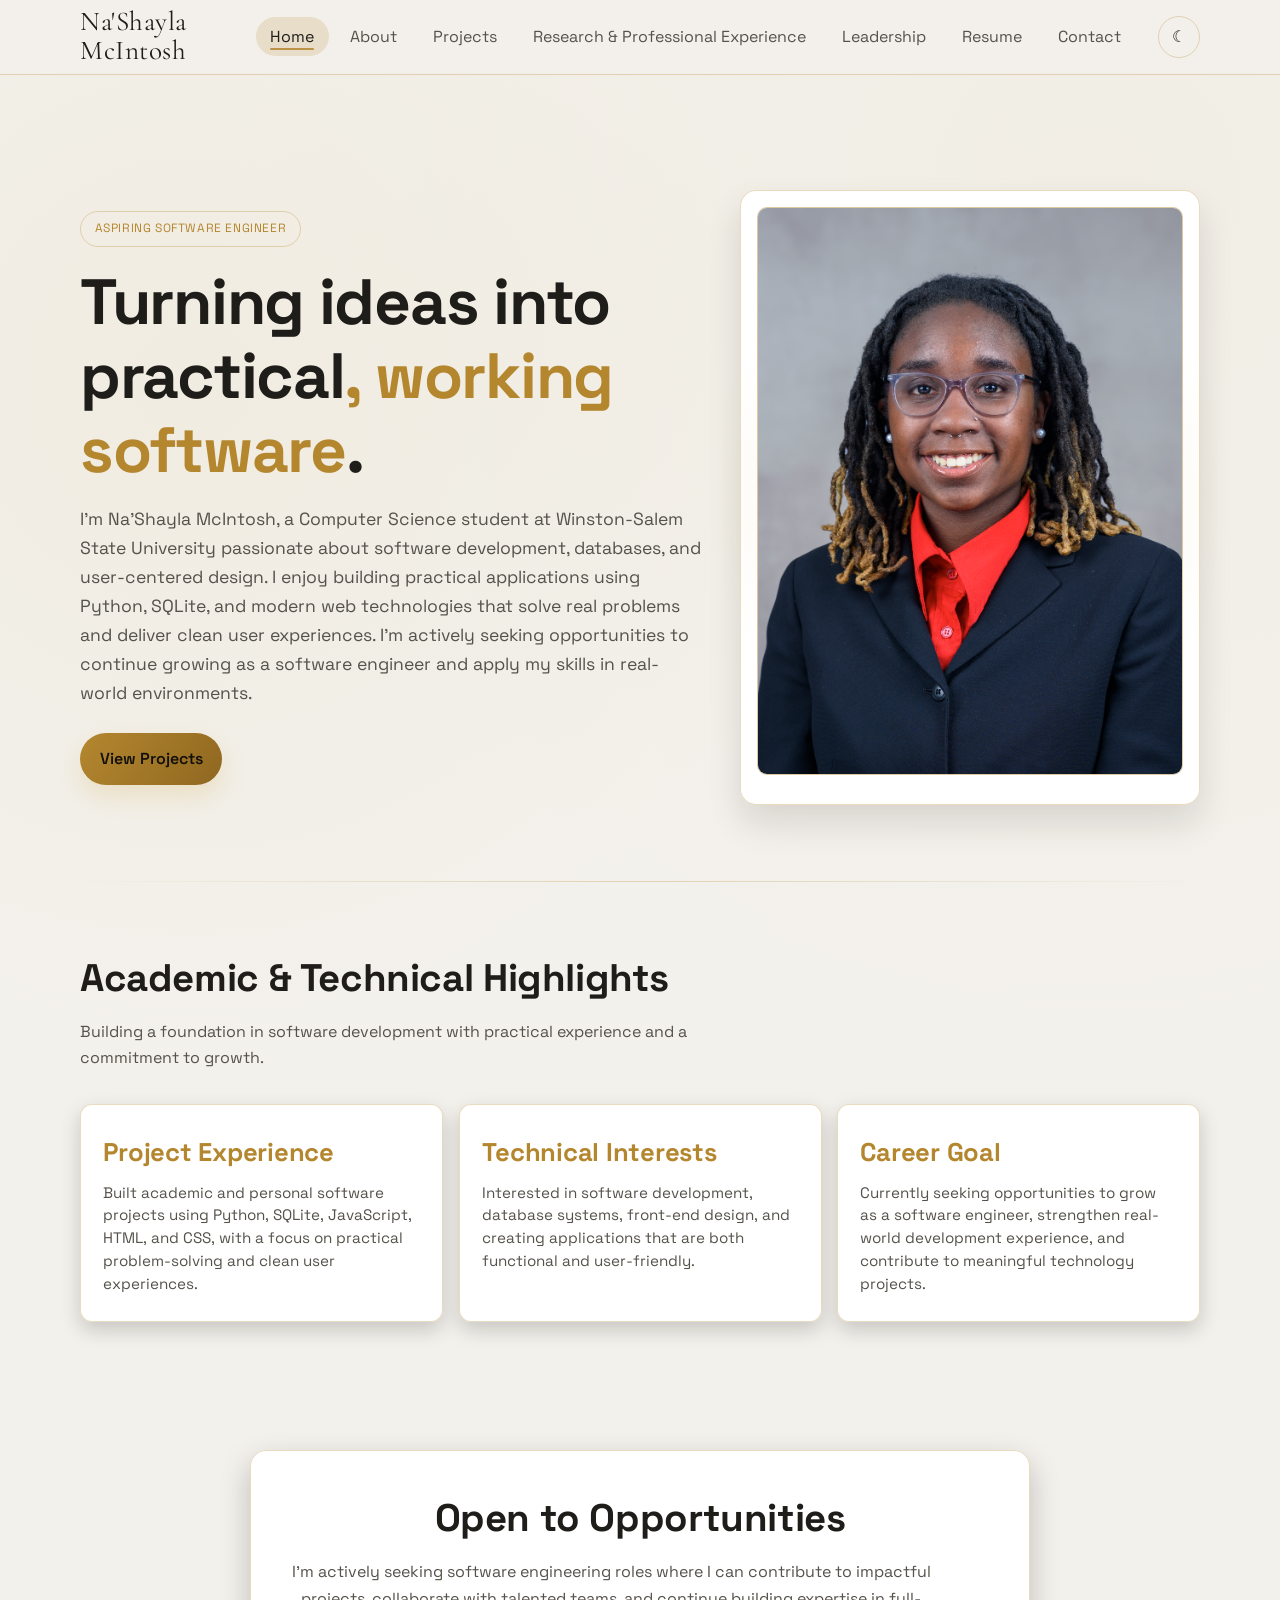
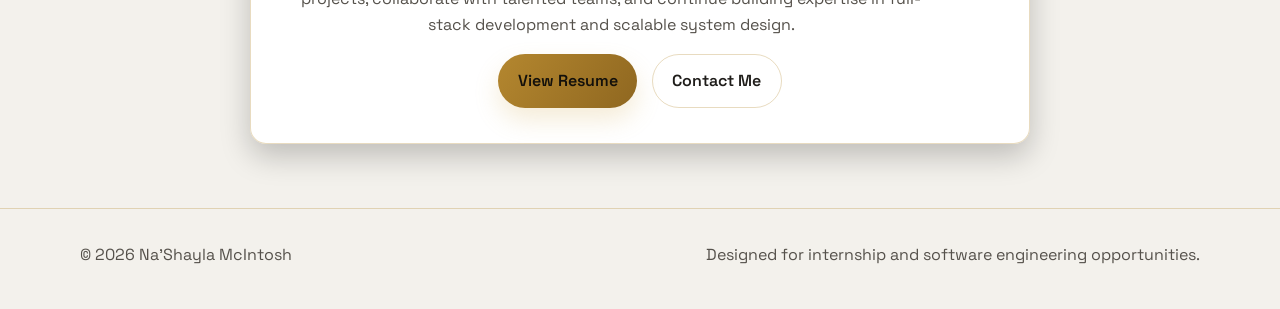
<file: index.html>
<!DOCTYPE html>
<html lang="en" data-theme="dark">
  <head>
    <meta charset="UTF-8" />
    <meta name="viewport" content="width=device-width, initial-scale=1.0" />
    <title>Na'Shayla McIntosh | Portfolio</title>
    <meta
      name="description"
      content="Professional computer science portfolio for Na'Shayla McIntosh, featuring projects, background, resume, and contact details."
    />
    <link rel="icon" href="data:image/svg+xml,<svg xmlns='http://www.w3.org/2000/svg' viewBox='0 0 100 100'><text y='75' font-size='75' font-weight='bold' fill='%23d6b15e'>NM</text></svg>" type="image/svg+xml" />
    <meta property="og:title" content="Na'Shayla McIntosh | Computer Science Portfolio" />
    <meta property="og:description" content="Portfolio showcasing software engineering projects, skills, leadership experience, and professional development." />
    <meta property="og:type" content="website" />
    <meta property="og:url" content="https://yourdomain.com/" />
    <meta property="og:image" content="https://yourdomain.com/assets/images/Career%20Expo%20Profile%20Session%202025.jpg" />
    <meta property="twitter:card" content="summary_large_image" />
    <meta property="twitter:title" content="Na'Shayla McIntosh | Software Engineering Portfolio" />
    <meta property="twitter:description" content="Computer Science student portfolio with projects, research, and leadership involvement." />
    <link rel="preconnect" href="https://fonts.googleapis.com" />
    <link rel="preconnect" href="https://fonts.gstatic.com" crossorigin />
    <link
      href="https://fonts.googleapis.com/css2?family=Cormorant+Garamond:wght@500;600;700&family=Space+Grotesk:wght@400;500;600;700&display=swap"
      rel="stylesheet"
    />
    <link rel="stylesheet" href="style.css" />
  </head>
  <body>
    <header class="site-header">
      <div class="container nav-wrap">
        <a class="brand" href="index.html" aria-label="Home">
          <span class="brand-title">Na'Shayla McIntosh</span>
        </a>

        <nav class="main-nav" aria-label="Primary navigation">
          <button class="menu-toggle" aria-label="Open menu" aria-expanded="false">☰</button>
          <ul class="nav-links">
            <li><a href="index.html">Home</a></li>
            <li><a href="about.html">About</a></li>
            <li><a href="projects.html">Projects</a></li>
            <li><a href="involvement.html">Research & Professional Experience</a></li>
            <li><a href="leadership.html">Leadership</a></li>
            <li><a href="resume.html">Resume</a></li>
            <li><a href="contact.html">Contact</a></li>
          </ul>
          <button class="toggle-theme" aria-label="Switch theme">☀</button>
        </nav>
      </div>
    </header>

    <main>
      <section class="hero">
        <div class="container hero-grid">
          <div class="reveal">
            <span class="kicker">Aspiring Software Engineer</span>
            <h1>Turning ideas into practical<span>, working software</span>.</h1>
            <p class="lead">
I’m Na'Shayla McIntosh, a Computer Science student at Winston-Salem State University passionate about software development, databases, and user-centered design. I enjoy building practical applications using Python, SQLite, and modern web technologies that solve real problems and deliver clean user experiences. I’m actively seeking opportunities to continue growing as a software engineer and apply my skills in real-world environments.
</p>
            <div class="hero-actions">
              <a class="btn btn-primary" href="projects.html">View Projects</a>
            </div>
          </div>

          <aside class="hero-card glow reveal">
            <img
              class="hero-photo"
              src="assets/images/Career Expo Profile Session 2025.jpg"
              alt="Professional headshot placeholder for Na'Shayla McIntosh"
            />
            <p class="caption">
            </p>
          </aside>
        </div>
      </section>

      <section class="section" id="highlights">
        <div class="container">
          <div class="section-head reveal">
            <h2>Academic & Technical Highlights</h2>
            <p>Building a foundation in software development with practical experience and a commitment to growth.</p>
          </div>
          <div class="grid grid-3">
            <article class="stat reveal">
              <h3>Project Experience</h3>
              <p>Built academic and personal software projects using Python, SQLite, JavaScript, HTML, and CSS, with a focus on practical problem-solving and clean user experiences.</p>
            </article>
            <article class="stat reveal">
              <h3>Technical Interests</h3>
              <p>Interested in software development, database systems, front-end design, and creating applications that are both functional and user-friendly.</p>
            </article>
            <article class="stat reveal">
              <h3>Career Goal</h3>
              <p>Currently seeking opportunities to grow as a software engineer, strengthen real-world development experience, and contribute to meaningful technology projects.</p>
            </article>
          </div>
        </div>
      </section>

      <section class="section">
        <div class="container">
          <article class="panel reveal" style="text-align: center; max-width: 780px; margin: 0 auto;">
            <div class="section-head" style="margin-bottom: 0.9rem;">
              <h2>Open to Opportunities</h2>
              <p>
                I'm actively seeking software engineering roles where I can contribute to impactful projects, collaborate with talented teams, and continue building expertise in full-stack development and scalable system design.
              </p>
            </div>
            <div class="hero-actions" style="justify-content: center; margin-top: 1rem;">
              <a class="btn btn-primary" href="resume.html">View Resume</a>
              <a class="btn btn-secondary" href="contact.html">Contact Me</a>
            </div>
          </article>
        </div>
      </section>
    </main>

    <button class="scroll-to-top" aria-label="Scroll to top">↑</button>

    <footer class="site-footer">
      <div class="container footer-wrap">
        <p>© <span id="year"></span> Na'Shayla McIntosh</p>
        <p>Designed for internship and software engineering opportunities.</p>
      </div>
    </footer>

    <script src="script.js"></script>
  </body>
</html>
</file>
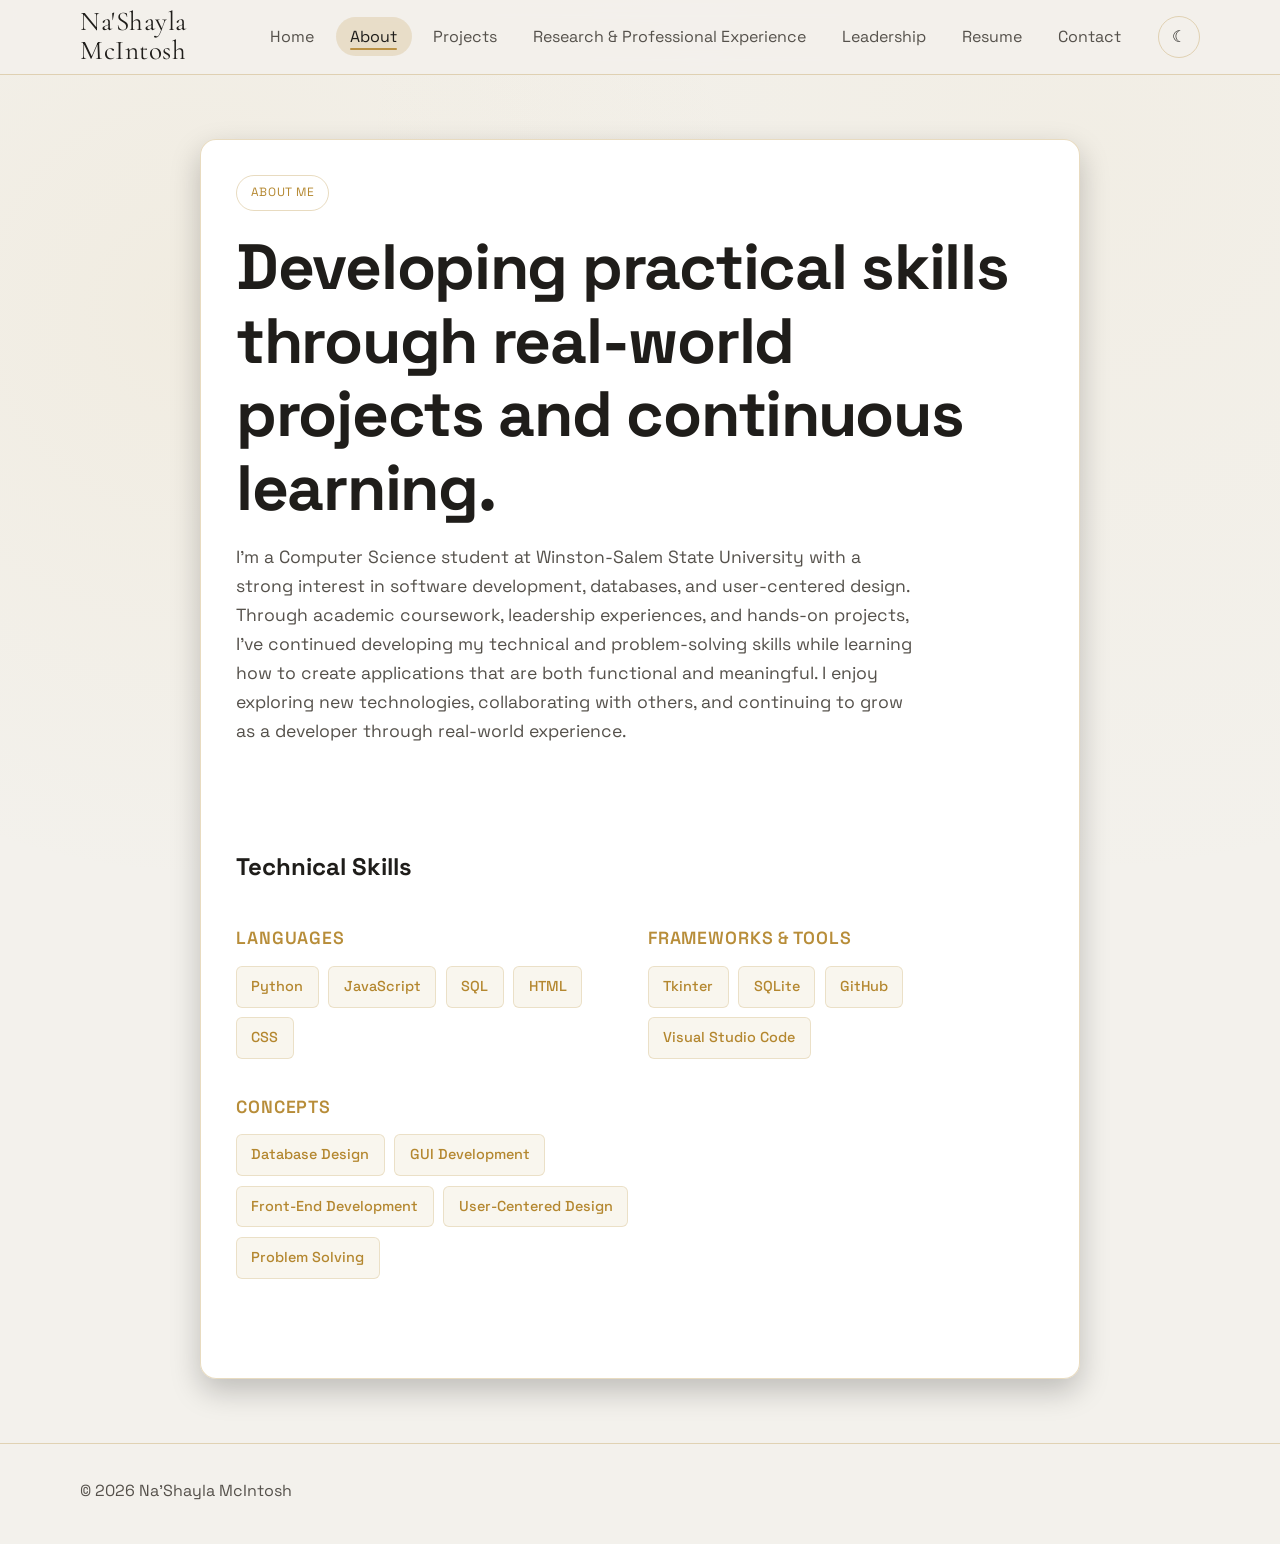
<file: about.html>
<!DOCTYPE html>
<html lang="en" data-theme="dark">
  <head>
    <meta charset="UTF-8" />
    <meta name="viewport" content="width=device-width, initial-scale=1.0" />
    <title>About | Na'Shayla McIntosh</title>
    <meta name="description" content="About Na'Shayla McIntosh, Computer Science major and aspiring software engineer." />
    <link rel="icon" href="data:image/svg+xml,<svg xmlns='http://www.w3.org/2000/svg' viewBox='0 0 100 100'><text y='75' font-size='75' font-weight='bold' fill='%23d6b15e'>NM</text></svg>" type="image/svg+xml" />
    <meta property="og:title" content="About | Na'Shayla McIntosh" />
    <meta property="og:description" content="Computer Science student with skills in software development, databases, and user-centered design." />
    <meta property="og:type" content="website" />
    <link rel="preconnect" href="https://fonts.googleapis.com" />
    <link rel="preconnect" href="https://fonts.gstatic.com" crossorigin />
    <link
      href="https://fonts.googleapis.com/css2?family=Cormorant+Garamond:wght@500;600;700&family=Space+Grotesk:wght@400;500;600;700&display=swap"
      rel="stylesheet"
    />
    <link rel="stylesheet" href="style.css" />
  </head>
  <body>
    <header class="site-header">
      <div class="container nav-wrap">
        <a class="brand" href="index.html" aria-label="Home">
          <span class="brand-title">Na'Shayla McIntosh</span>
        </a>

        <nav class="main-nav" aria-label="Primary navigation">
          <button class="menu-toggle" aria-label="Open menu" aria-expanded="false">☰</button>
          <ul class="nav-links">
            <li><a href="index.html">Home</a></li>
            <li><a href="about.html">About</a></li>
            <li><a href="projects.html">Projects</a></li>
            <li><a href="involvement.html">Research & Professional Experience</a></li>
            <li><a href="leadership.html">Leadership</a></li>
            <li><a href="resume.html">Resume</a></li>
            <li><a href="contact.html">Contact</a></li>
          </ul>
          <button class="toggle-theme" aria-label="Switch theme">☀</button>
        </nav>
      </div>
    </header>

    <main>
      <section class="section">
        <div class="container">
          <article class="panel reveal">
            <span class="kicker">About Me</span>
            <h1 class="page-title reveal">Developing practical skills through real-world projects and continuous learning.</h1>
            <p class="lead reveal">
I’m a Computer Science student at Winston-Salem State University with a strong interest in software development, databases, and user-centered design. Through academic coursework, leadership experiences, and hands-on projects, I’ve continued developing my technical and problem-solving skills while learning how to create applications that are both functional and meaningful. I enjoy exploring new technologies, collaborating with others, and continuing to grow as a developer through real-world experience.
            </p>

            <section class="section reveal">
              <h2>Technical Skills</h2>
              <div class="grid grid-2">
                <div>
                  <h3>Languages</h3>
                  <ul>
                    <li>Python</li>
                    <li>JavaScript</li>
                    <li>SQL</li>
                    <li>HTML</li>
                    <li>CSS</li>
                  </ul>
                </div>
                <div>
                  <h3>Frameworks & Tools</h3>
                  <ul>
                    <li>Tkinter</li>
                    <li>SQLite</li>
                    <li>GitHub</li>
                    <li>Visual Studio Code</li>
                  </ul>
                </div>
                <div>
                  <h3>Concepts</h3>
                  <ul>
                    <li>Database Design</li>
                    <li>GUI Development</li>
                    <li>Front-End Development</li>
                    <li>User-Centered Design</li>
                    <li>Problem Solving</li>
                  </ul>
                </div>
              </div>
            </section>
          </article>
        </div>
      </section>
    </main>

    <button class="scroll-to-top" aria-label="Scroll to top">↑</button>

    <footer class="site-footer">
      <div class="container footer-wrap">
        <p>© <span id="year"></span> Na'Shayla McIntosh</p>
      </div>
    </footer>

    <script src="script.js"></script>
  </body>
</html>
</file>
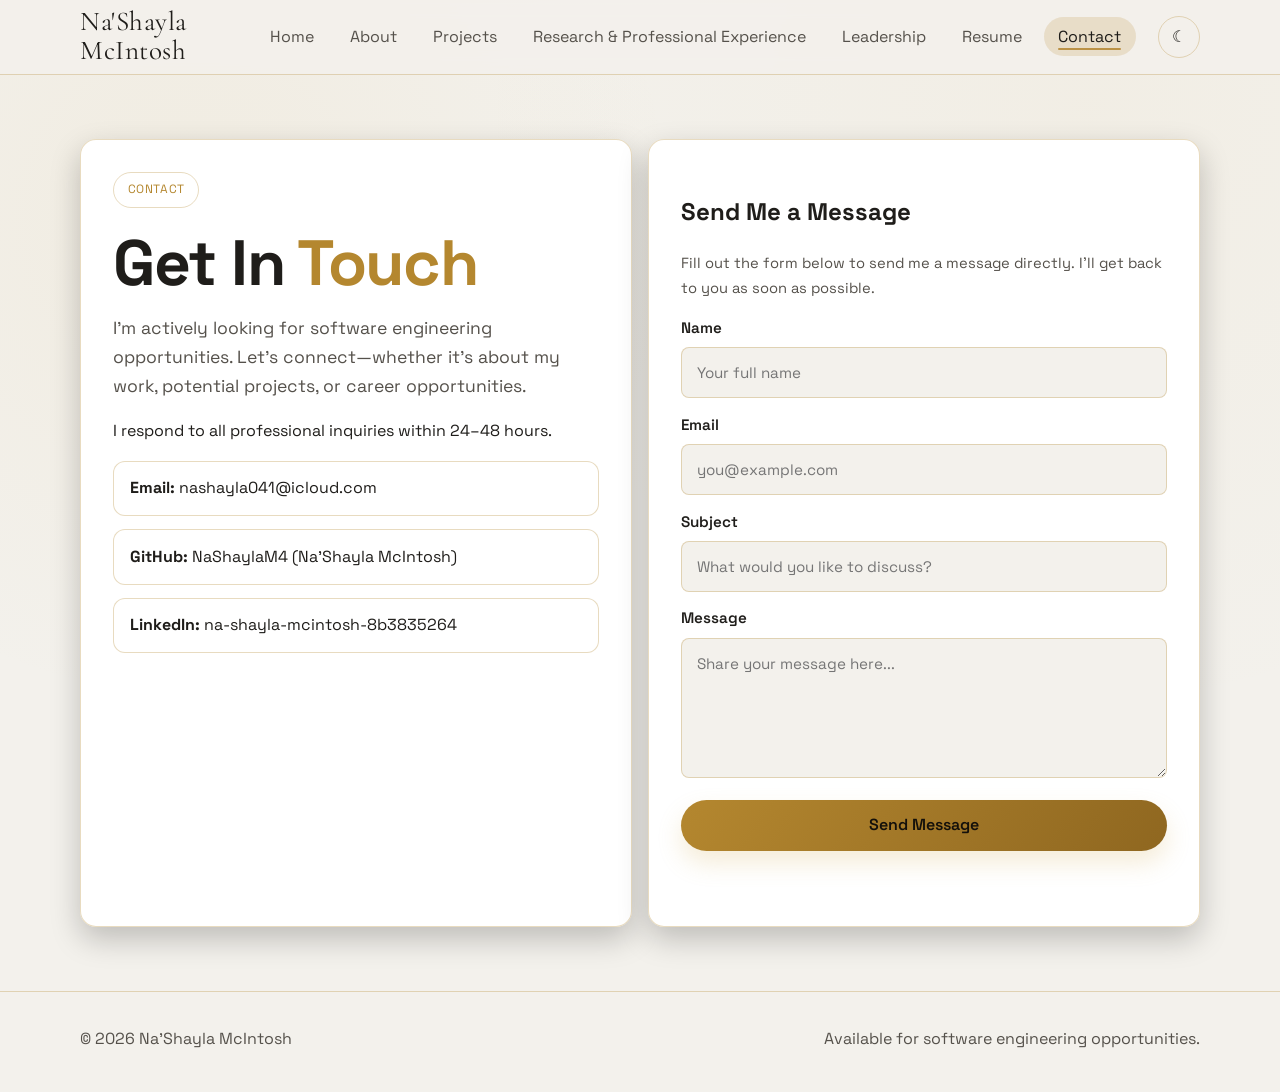
<file: contact.html>
<!DOCTYPE html>
<html lang="en" data-theme="dark">
  <head>
    <meta charset="UTF-8" />
    <meta name="viewport" content="width=device-width, initial-scale=1.0" />
    <title>Contact | Na'Shayla McIntosh</title>
    <meta name="description" content="Contact details for Na'Shayla McIntosh including email, GitHub, and LinkedIn." />
    <link rel="icon" href="data:image/svg+xml,<svg xmlns='http://www.w3.org/2000/svg' viewBox='0 0 100 100'><text y='75' font-size='75' font-weight='bold' fill='%23d6b15e'>NM</text></svg>" type="image/svg+xml" />
    <meta property="og:title" content="Contact | Na'Shayla McIntosh" />
    <meta property="og:description" content="Get in touch with Na'Shayla McIntosh for internship opportunities and collaboration." />
    <meta property="og:type" content="website" />
    <link rel="preconnect" href="https://fonts.googleapis.com" />
    <link rel="preconnect" href="https://fonts.gstatic.com" crossorigin />
    <link
      href="https://fonts.googleapis.com/css2?family=Cormorant+Garamond:wght@500;600;700&family=Space+Grotesk:wght@400;500;600;700&display=swap"
      rel="stylesheet"
    />
    <link rel="stylesheet" href="style.css" />
  </head>
  <body>
    <header class="site-header">
      <div class="container nav-wrap">
        <a class="brand" href="index.html" aria-label="Home">
          <span class="brand-title">Na'Shayla McIntosh</span>
        </a>

        <nav class="main-nav" aria-label="Primary navigation">
          <button class="menu-toggle" aria-label="Open menu" aria-expanded="false">☰</button>
          <ul class="nav-links">
            <li><a href="index.html">Home</a></li>
            <li><a href="about.html">About</a></li>
            <li><a href="projects.html">Projects</a></li>
            <li><a href="involvement.html">Research & Professional Experience</a></li>
            <li><a href="leadership.html">Leadership</a></li>
            <li><a href="resume.html">Resume</a></li>
            <li><a href="contact.html">Contact</a></li>
          </ul>
          <button class="toggle-theme" aria-label="Switch theme">☀</button>
        </nav>
      </div>
    </header>

    <main>
      <section class="section">
        <div class="container grid grid-2">
          <article class="panel reveal">
            <span class="kicker">Contact</span>
            <h1 class="page-title">Get In <span>Touch</span></h1>
            <p class="lead">
              I'm actively looking for software engineering opportunities. Let's connect—whether it's about my work, potential projects, or career opportunities.
            </p>
            <p>I respond to all professional inquiries within 24–48 hours.</p>

            <div class="contact-list">
              <div class="contact-item"><strong>Email:</strong> <a href="mailto:nashayla041@icloud.com">nashayla041@icloud.com</a></div>
              <div class="contact-item">
                <strong>GitHub:</strong>
                <a href="https://github.com/NaShaylaM4" target="_blank" rel="noopener noreferrer">NaShaylaM4 (Na'Shayla McIntosh)</a>
              </div>
              <div class="contact-item">
                <strong>LinkedIn:</strong>
                <a href="https://www.linkedin.com/in/na-shayla-mcintosh-8b3835264" target="_blank" rel="noopener noreferrer"
                  >na-shayla-mcintosh-8b3835264</a
                >
              </div>
            </div>
          </article>

          <section class="panel reveal">
            <h2>Send Me a Message</h2>
            <p class="project-meta">
              Fill out the form below to send me a message directly. I'll get back to you as soon as possible.
            </p>

            <form class="form-grid contact-form" action="#" method="post">
              <div>
                <label for="name">Name</label>
                <input id="name" name="name" type="text" placeholder="Your full name" required />
              </div>
              <div>
                <label for="email">Email</label>
                <input id="email" name="email" type="email" placeholder="you@example.com" required />
              </div>
              <div>
                <label for="subject">Subject</label>
                <input id="subject" name="subject" type="text" placeholder="What would you like to discuss?" required />
              </div>
              <div>
                <label for="message">Message</label>
                <textarea id="message" name="message" placeholder="Share your message here..." required></textarea>
              </div>
              <button class="btn btn-primary" type="submit">Send Message</button>
              <p class="form-status project-meta" aria-live="polite"></p>
            </form>
          </section>
        </div>
      </section>
    </main>

    <button class="scroll-to-top" aria-label="Scroll to top">↑</button>

    <footer class="site-footer">
      <div class="container footer-wrap">
        <p>© <span id="year"></span> Na'Shayla McIntosh</p>
        <p>Available for software engineering opportunities.</p>
      </div>
    </footer>

    <script src="script.js"></script>
  </body>
</html>
</file>
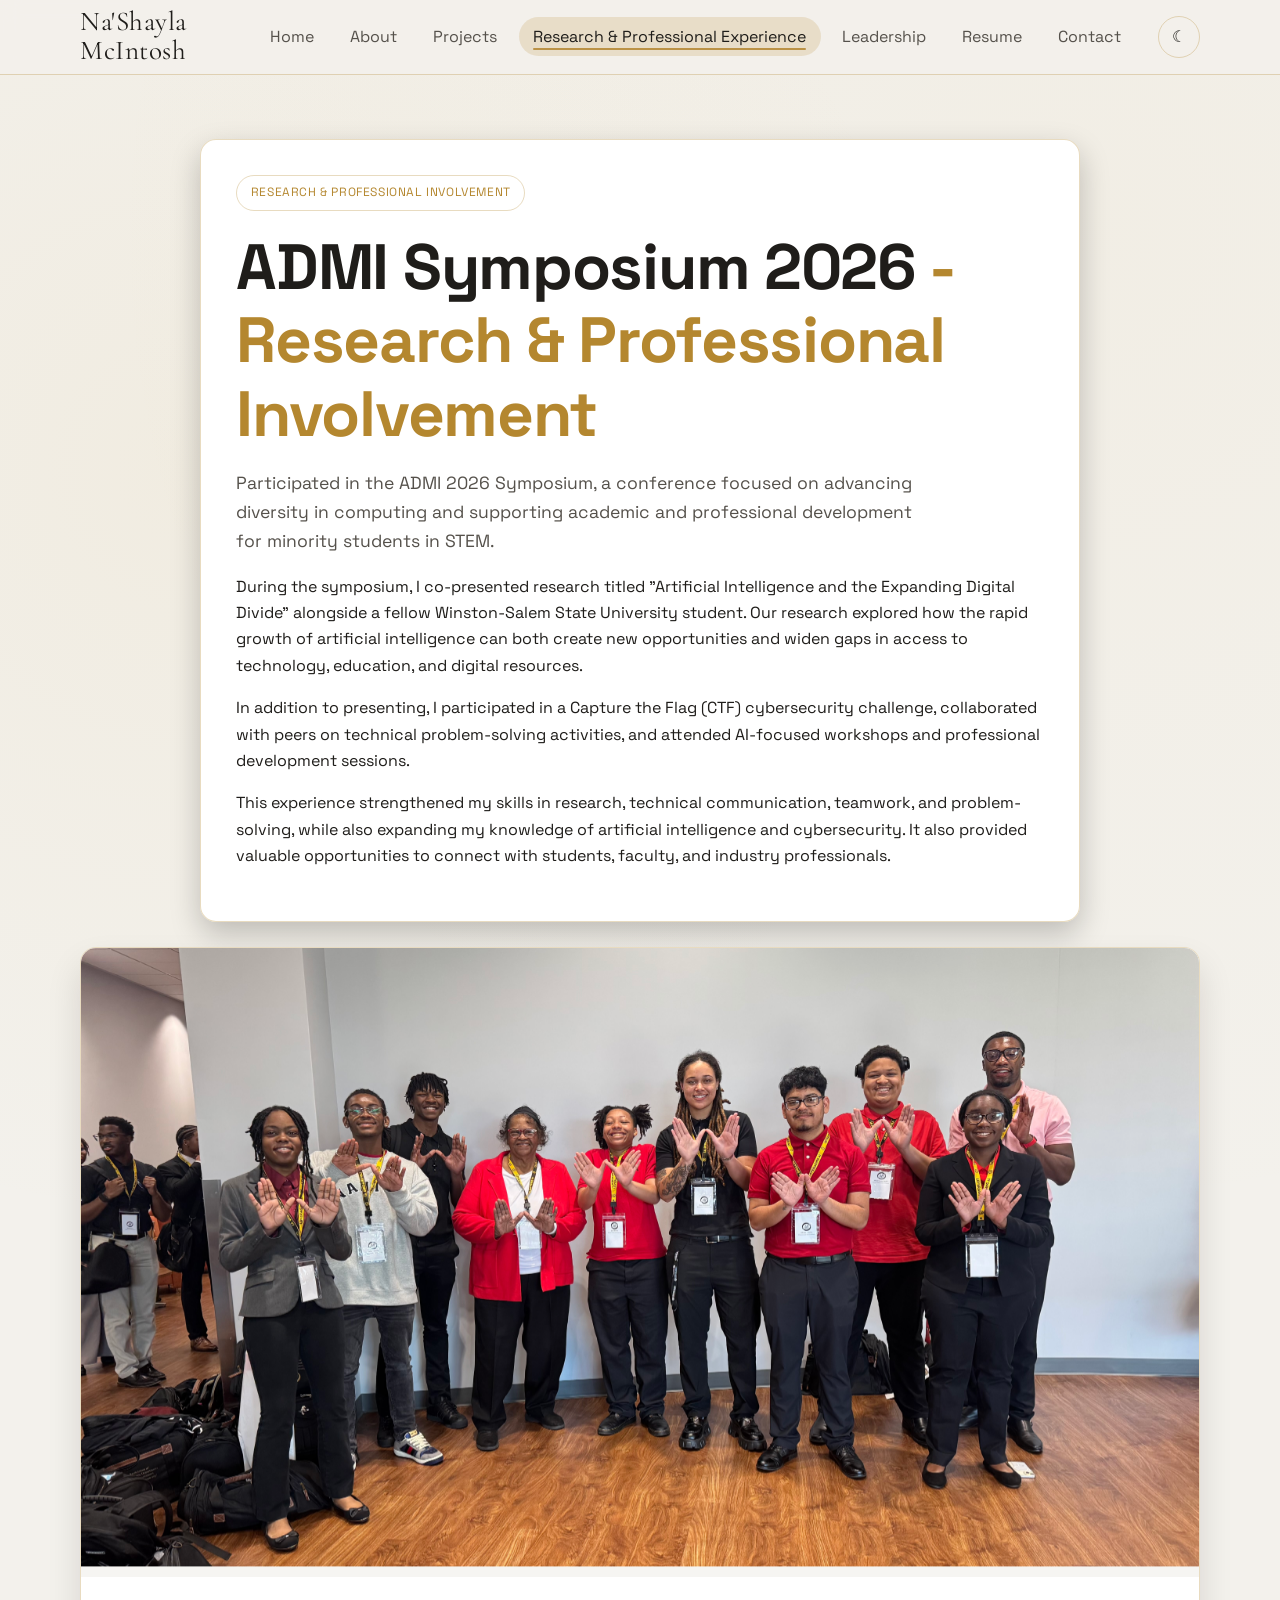
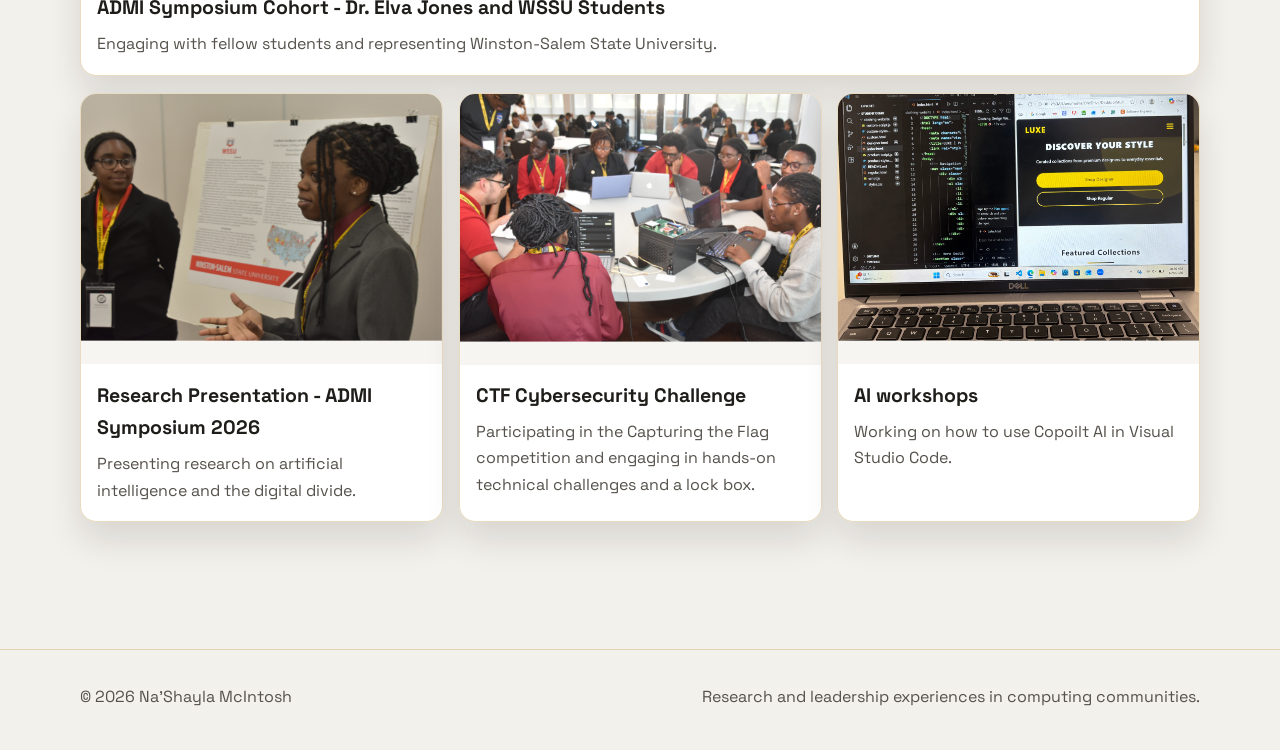
<file: involvement.html>
<!DOCTYPE html>
<html lang="en" data-theme="dark">
  <head>
    <meta charset="UTF-8" />
    <meta name="viewport" content="width=device-width, initial-scale=1.0" />
    <title>Research & Professional Involvement | Na'Shayla McIntosh</title>
    <meta
      name="description"
      content="Research and professional involvement highlights for Na'Shayla McIntosh, including ADMI Symposium 2026."
    />
    <link rel="icon" href="data:image/svg+xml,<svg xmlns='http://www.w3.org/2000/svg' viewBox='0 0 100 100'><text y='75' font-size='75' font-weight='bold' fill='%23d6b15e'>NM</text></svg>" type="image/svg+xml" />
    <meta property="og:title" content="Research & Professional Experience | Na'Shayla McIntosh" />
    <meta property="og:description" content="ADMI Symposium 2026 research on artificial intelligence and the digital divide." />
    <meta property="og:type" content="website" />
    <link rel="preconnect" href="https://fonts.googleapis.com" />
    <link rel="preconnect" href="https://fonts.gstatic.com" crossorigin />
    <link
      href="https://fonts.googleapis.com/css2?family=Cormorant+Garamond:wght@500;600;700&family=Space+Grotesk:wght@400;500;600;700&display=swap"
      rel="stylesheet"
    />
    <link rel="stylesheet" href="style.css" />
  </head>
  <body>
    <header class="site-header">
      <div class="container nav-wrap">
        <a class="brand" href="index.html" aria-label="Home">
          <span class="brand-title">Na'Shayla McIntosh</span>
        </a>

        <nav class="main-nav" aria-label="Primary navigation">
          <button class="menu-toggle" aria-label="Open menu" aria-expanded="false">☰</button>
          <ul class="nav-links">
            <li><a href="index.html">Home</a></li>
            <li><a href="about.html">About</a></li>
            <li><a href="projects.html">Projects</a></li>
            <li><a href="involvement.html">Research & Professional Experience</a></li>
            <li><a href="leadership.html">Leadership</a></li>
            <li><a href="resume.html">Resume</a></li>
            <li><a href="contact.html">Contact</a></li>
          </ul>
          <button class="toggle-theme" aria-label="Switch theme">☀</button>
        </nav>
      </div>
    </header>

    <main>
      <section class="section">
        <div class="container">
          <article class="panel reveal">
            <span class="kicker">Research & Professional Involvement</span>
            <h1 class="page-title">ADMI Symposium 2026 <span>- Research & Professional Involvement</span></h1>
            <p class="lead">
              Participated in the ADMI 2026 Symposium, a conference focused on advancing diversity in computing and supporting
              academic and professional development for minority students in STEM.
            </p>
            <p>
              During the symposium, I co-presented research titled "Artificial Intelligence and the Expanding Digital Divide"
              alongside a fellow Winston-Salem State University student. Our research explored how the rapid growth of artificial
              intelligence can both create new opportunities and widen gaps in access to technology, education, and digital
              resources.
            </p>
            <p>
              In addition to presenting, I participated in a Capture the Flag (CTF) cybersecurity challenge, collaborated with peers
              on technical problem-solving activities, and attended AI-focused workshops and professional development sessions.
            </p>
            <p>
              This experience strengthened my skills in research, technical communication, teamwork, and problem-solving, while also
              expanding my knowledge of artificial intelligence and cybersecurity. It also provided valuable opportunities to connect
              with students, faculty, and industry professionals.
            </p>
          </article>

          <section class="research-gallery section" aria-label="ADMI Symposium image gallery">
            <!-- Update these image paths with your final symposium photos in assets/images. -->
            <figure class="featured-card reveal">
              <div class="gallery-image-wrap">
                <img
                  src="assets/images/admi-group-photo.jpg"
                  alt="Group photo at ADMI Symposium 2026 with Dr. Elva Jones and WSSU students"
                />
              </div>
              <figcaption>
                <h3>ADMI Symposium Cohort - Dr. Elva Jones and WSSU Students</h3>
                <p>Engaging with fellow students and representing Winston-Salem State University.</p>
              </figcaption>
            </figure>

            <div class="research-grid">
              <figure class="gallery-card reveal">
                <div class="gallery-image-wrap">
                  <img
                    src="assets/images/admi-research-presentation.jpg"
                    alt="Research presentation at ADMI Symposium 2026"
                  />
                </div>
                <figcaption>
                  <h3>Research Presentation - ADMI Symposium 2026</h3>
                  <p>Presenting research on artificial intelligence and the digital divide.</p>
                </figcaption>
              </figure>

              <figure class="gallery-card reveal">
                <div class="gallery-image-wrap">
                  <img src="assets/images/admi-ctf-workshop.jpg" alt="CTF challenge and AI workshops collaboration" />
                </div>
                <figcaption>
                  <h3>CTF Cybersecurity Challenge </h3>
                  <p>Participating in the Capturing the Flag competition and engaging in hands-on technical challenges and a lock box.</p>
                </figcaption>
              </figure>

              <figure class="gallery-card reveal">
                <div class="gallery-image-wrap">
                  <img src="assets/images/admi-ai-workshops.jpg" alt="AI workshops and coding/project work session" />
                </div>
                <figcaption>
                  <h3>AI workshops</h3>
                  <p>Working on how to use Copoilt AI in Visual Studio Code.</p>
                </figcaption>
              </figure>
            </div>
          </section>
        </div>
      </section>
    </main>

    <button class="scroll-to-top" aria-label="Scroll to top">↑</button>

    <footer class="site-footer">
      <div class="container footer-wrap">
        <p>© <span id="year"></span> Na'Shayla McIntosh</p>
        <p>Research and leadership experiences in computing communities.</p>
      </div>
    </footer>

    <script src="script.js"></script>
  </body>
</html>
</file>
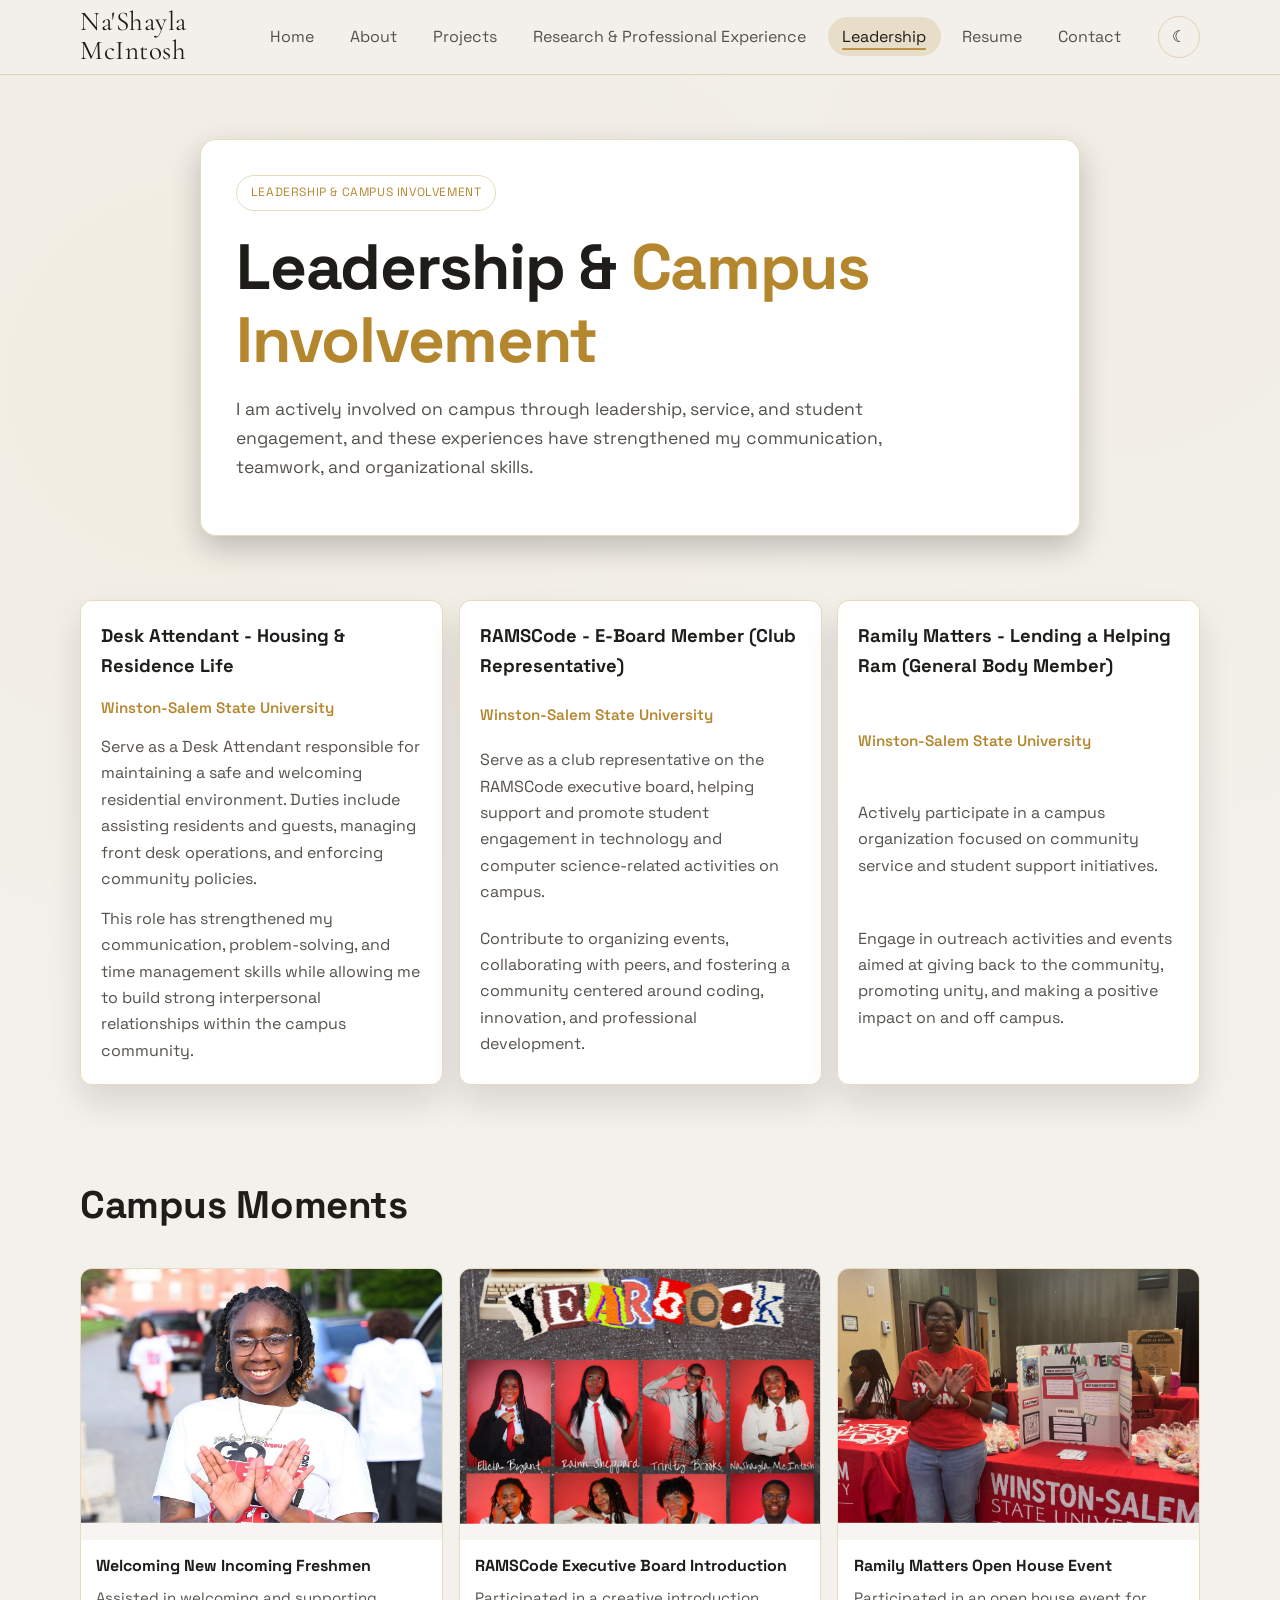
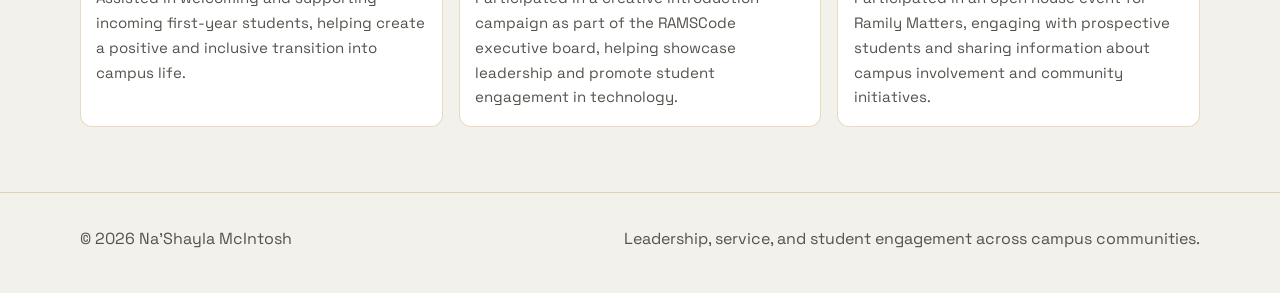
<file: leadership.html>
<!DOCTYPE html>
<html lang="en" data-theme="dark">
  <head>
    <meta charset="UTF-8" />
    <meta name="viewport" content="width=device-width, initial-scale=1.0" />
    <title>Leadership & Campus Involvement | Na'Shayla McIntosh</title>
    <meta
      name="description"
      content="Leadership and campus involvement highlights for Na'Shayla McIntosh at Winston-Salem State University."
    />
    <link rel="icon" href="data:image/svg+xml,<svg xmlns='http://www.w3.org/2000/svg' viewBox='0 0 100 100'><text y='75' font-size='75' font-weight='bold' fill='%23d6b15e'>NM</text></svg>" type="image/svg+xml" />
    <meta property="og:title" content="Leadership | Na'Shayla McIntosh" />
    <meta property="og:description" content="Campus leadership roles and professional development at WSSU." />
    <meta property="og:type" content="website" />
    <link rel="preconnect" href="https://fonts.googleapis.com" />
    <link rel="preconnect" href="https://fonts.gstatic.com" crossorigin />
    <link
      href="https://fonts.googleapis.com/css2?family=Cormorant+Garamond:wght@500;600;700&family=Space+Grotesk:wght@400;500;600;700&display=swap"
      rel="stylesheet"
    />
    <link rel="stylesheet" href="style.css" />
  </head>
  <body>
    <header class="site-header">
      <div class="container nav-wrap">
        <a class="brand" href="index.html" aria-label="Home">
          <span class="brand-title">Na'Shayla McIntosh</span>
        </a>

        <nav class="main-nav" aria-label="Primary navigation">
          <button class="menu-toggle" aria-label="Open menu" aria-expanded="false">☰</button>
          <ul class="nav-links">
            <li><a href="index.html">Home</a></li>
            <li><a href="about.html">About</a></li>
            <li><a href="projects.html">Projects</a></li>
            <li><a href="involvement.html">Research & Professional Experience</a></li>
            <li><a href="leadership.html">Leadership</a></li>
            <li><a href="resume.html">Resume</a></li>
            <li><a href="contact.html">Contact</a></li>
          </ul>
          <button class="toggle-theme" aria-label="Switch theme">☀</button>
        </nav>
      </div>
    </header>

    <main>
      <section class="section">
        <div class="container">
          <article class="panel reveal">
            <span class="kicker">Leadership & Campus Involvement</span>
            <h1 class="page-title">Leadership & <span>Campus Involvement</span></h1>
            <p class="lead">
              I am actively involved on campus through leadership, service, and student engagement, and these experiences have
              strengthened my communication, teamwork, and organizational skills.
            </p>
          </article>

          <!-- Update or replace these cards later by editing each article block below. -->
          <section class="leadership-grid section" aria-label="Leadership and campus involvement roles">
            <article class="involvement-card reveal">
              <h3>Desk Attendant - Housing & Residence Life</h3>
              <div class="involvement-org">Winston-Salem State University</div>
              <p>
                Serve as a Desk Attendant responsible for maintaining a safe and welcoming residential environment. Duties include
                assisting residents and guests, managing front desk operations, and enforcing community policies.
              </p>
              <p>
                This role has strengthened my communication, problem-solving, and time management skills while allowing me to build
                strong interpersonal relationships within the campus community.
              </p>
            </article>

            <article class="involvement-card reveal">
              <h3>RAMSCode - E-Board Member (Club Representative)</h3>
              <div class="involvement-org">Winston-Salem State University</div>
              <p>
                Serve as a club representative on the RAMSCode executive board, helping support and promote student engagement in
                technology and computer science-related activities on campus.
              </p>
              <p>
                Contribute to organizing events, collaborating with peers, and fostering a community centered around coding,
                innovation, and professional development.
              </p>
            </article>

            <article class="involvement-card reveal">
              <h3>Ramily Matters - Lending a Helping Ram (General Body Member)</h3>
              <div class="involvement-org">Winston-Salem State University</div>
              <p>
                Actively participate in a campus organization focused on community service and student support initiatives.
              </p>
              <p>
                Engage in outreach activities and events aimed at giving back to the community, promoting unity, and making a
                positive impact on and off campus.
              </p>
            </article>
          </section>

          <section class="supporting-gallery reveal" aria-label="Supporting campus involvement images">
            <div class="section-head">
              <h2>Campus Moments</h2>
            </div>

            <div class="thumbnail-grid">
              <!-- Replace these image files in assets/images while keeping the paths below, or update the src values here. -->
              <figure class="thumbnail-card">
                <div class="gallery-image-wrap">
                  <img src="assets/images/campus-freshmen-welcome.jpg" alt="Welcoming new incoming freshmen at campus event" class="crop-freshmen" />
                </div>
                <figcaption>
                  <h3>Welcoming New Incoming Freshmen</h3>
                  <p>
                    Assisted in welcoming and supporting incoming first-year students, helping create a positive and inclusive
                    transition into campus life.
                  </p>
                </figcaption>
              </figure>

              <figure class="thumbnail-card">
                <div class="gallery-image-wrap">
                  <img src="assets/images/ramscode.jpg" alt="RAMSCode executive board introduction campaign" />
                </div>
                <figcaption>
                  <h3>RAMSCode Executive Board Introduction</h3>
                  <p>
                    Participated in a creative introduction campaign as part of the RAMSCode executive board, helping showcase
                    leadership and promote student engagement in technology.
                  </p>
                </figcaption>
              </figure>

              <figure class="thumbnail-card">
                <div class="gallery-image-wrap">
                  <img src="assets/images/ramily-matters-open-house.jpg" alt="Ramily Matters open house event on campus" />
                </div>
                <figcaption>
                  <h3>Ramily Matters Open House Event</h3>
                  <p>
                    Participated in an open house event for Ramily Matters, engaging with prospective students and sharing
                    information about campus involvement and community initiatives.
                  </p>
                </figcaption>
              </figure>
            </div>
          </section>
        </div>
      </section>
    </main>

    <button class="scroll-to-top" aria-label="Scroll to top">↑</button>

    <footer class="site-footer">
      <div class="container footer-wrap">
        <p>© <span id="year"></span> Na'Shayla McIntosh</p>
        <p>Leadership, service, and student engagement across campus communities.</p>
      </div>
    </footer>

    <script src="script.js"></script>
  </body>
</html>
</file>
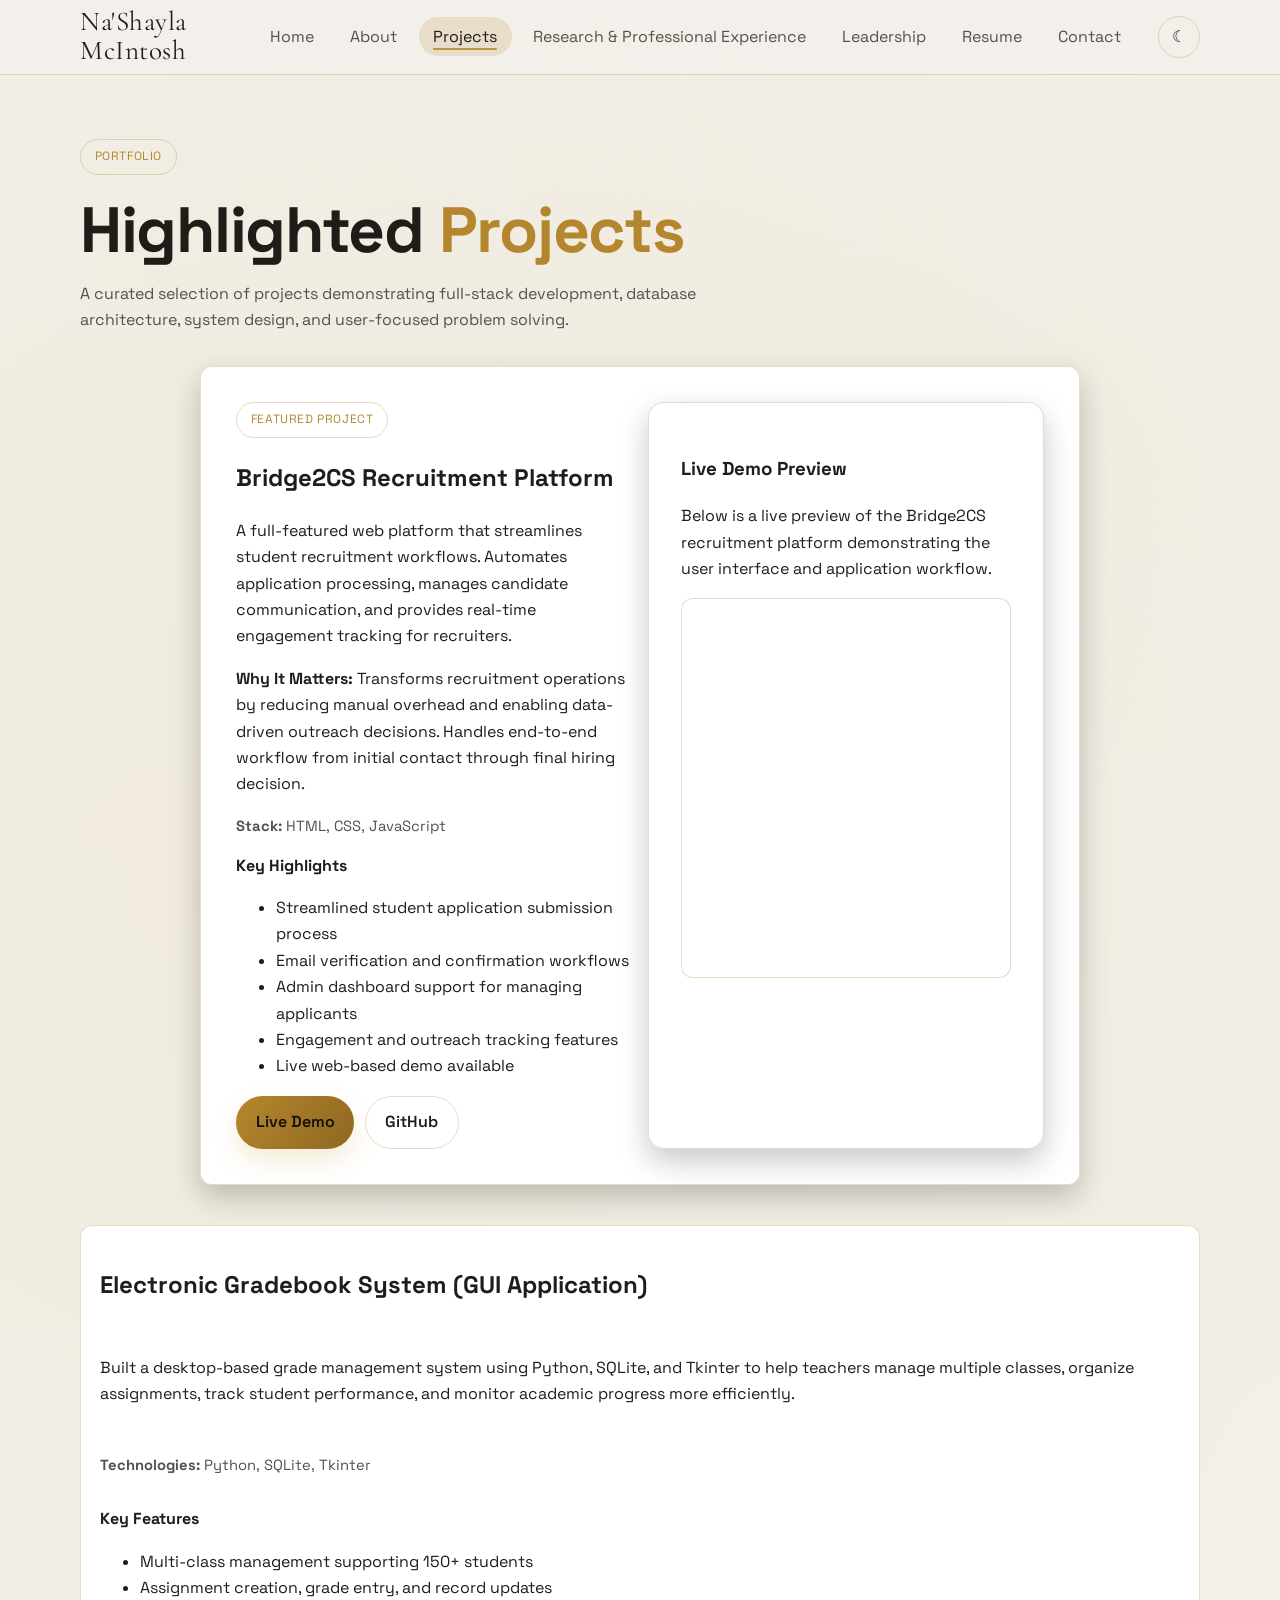
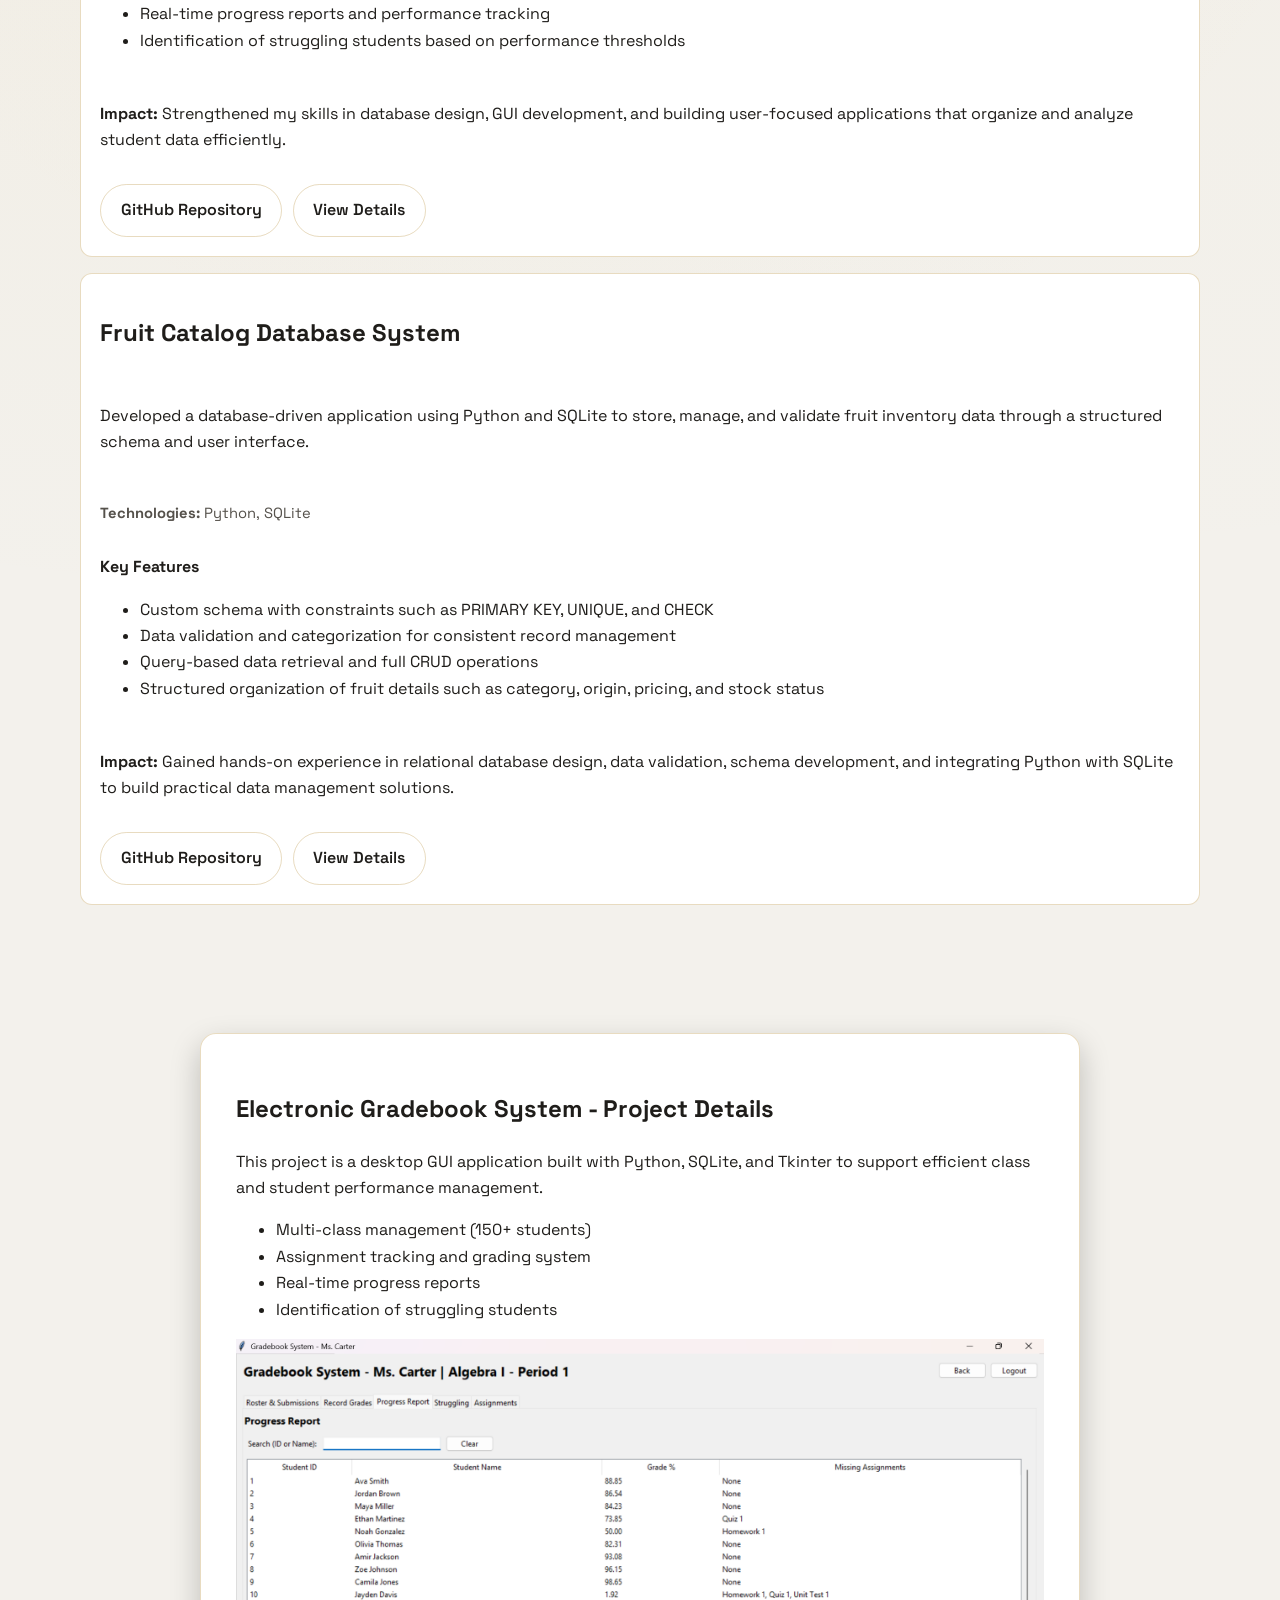
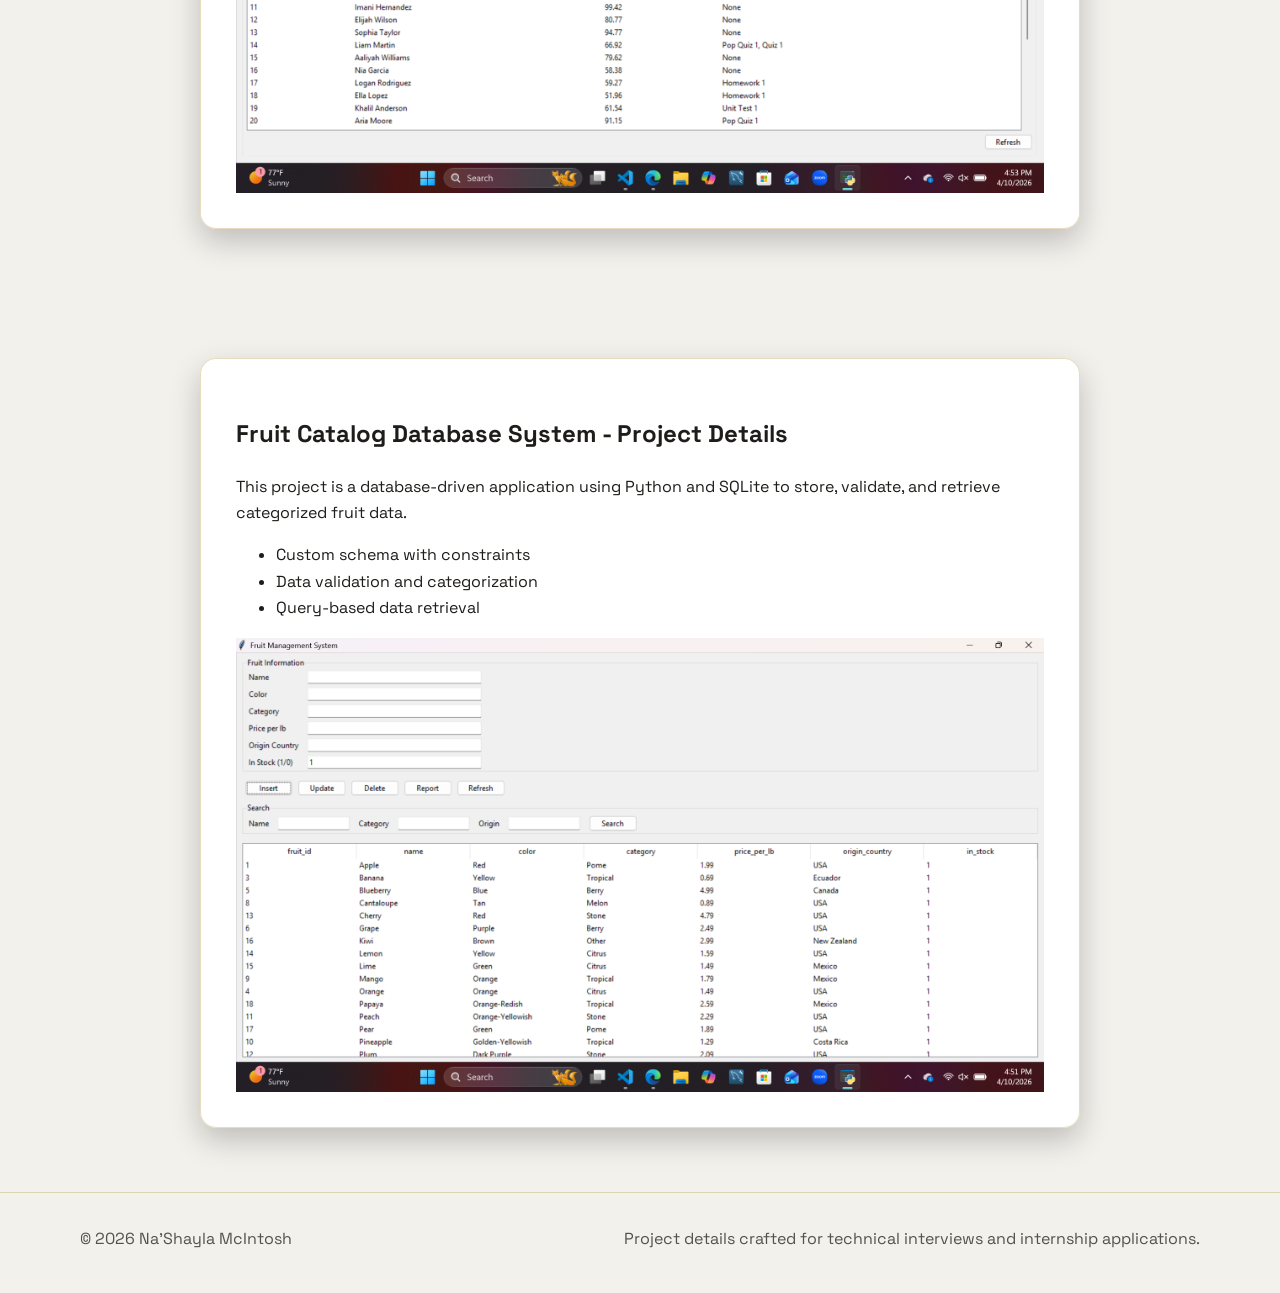
<file: projects.html>
<!DOCTYPE html>
<html lang="en" data-theme="dark">
  <head>
    <meta charset="UTF-8" />
    <meta name="viewport" content="width=device-width, initial-scale=1.0" />
    <title>Projects | Na'Shayla McIntosh</title>
    <meta name="description" content="Project portfolio for Na'Shayla McIntosh, Computer Science major." />
    <link rel="icon" href="data:image/svg+xml,<svg xmlns='http://www.w3.org/2000/svg' viewBox='0 0 100 100'><text y='75' font-size='75' font-weight='bold' fill='%23d6b15e'>NM</text></svg>" type="image/svg+xml" />
    <meta property="og:title" content="Projects | Na'Shayla McIntosh" />
    <meta property="og:description" content="Software engineering projects including Bridge2CS, Electronic Gradebook, and Fruit Catalog system." />
    <meta property="og:type" content="website" />
    <link rel="preconnect" href="https://fonts.googleapis.com" />
    <link rel="preconnect" href="https://fonts.gstatic.com" crossorigin />
    <link
      href="https://fonts.googleapis.com/css2?family=Cormorant+Garamond:wght@500;600;700&family=Space+Grotesk:wght@400;500;600;700&display=swap"
      rel="stylesheet"
    />
    <link rel="stylesheet" href="style.css" />
  </head>
  <body>
    <header class="site-header">
      <div class="container nav-wrap">
        <a class="brand" href="index.html" aria-label="Home">
          <span class="brand-title">Na'Shayla McIntosh</span>
        </a>

        <nav class="main-nav" aria-label="Primary navigation">
          <button class="menu-toggle" aria-label="Open menu" aria-expanded="false">☰</button>
          <ul class="nav-links">
            <li><a href="index.html">Home</a></li>
            <li><a href="about.html">About</a></li>
            <li><a href="projects.html">Projects</a></li>
            <li><a href="involvement.html">Research & Professional Experience</a></li>
            <li><a href="leadership.html">Leadership</a></li>
            <li><a href="resume.html">Resume</a></li>
            <li><a href="contact.html">Contact</a></li>
          </ul>
          <button class="toggle-theme" aria-label="Switch theme">☀</button>
        </nav>
      </div>
    </header>

    <main>
      <section class="section">
        <div class="container">
          <div class="section-head reveal">
            <span class="kicker">Portfolio</span>
            <h1 class="page-title">Highlighted <span>Projects</span></h1>
            <p>
              A curated selection of projects demonstrating full-stack development, database architecture, system design, and user-focused problem solving.
            </p>
          </div>

          <article class="panel project-card reveal">
            <div class="grid grid-2">
              <div>
                <span class="kicker">Featured Project</span>
                <h2>Bridge2CS Recruitment Platform</h2>
                <p>
                  A full-featured web platform that streamlines student recruitment workflows. Automates application processing, manages candidate communication, and provides real-time engagement tracking for recruiters.
                </p>
                <p>
                  <strong>Why It Matters:</strong> Transforms recruitment operations by reducing manual overhead and enabling data-driven outreach decisions. Handles end-to-end workflow from initial contact through final hiring decision.
                </p>
                <p class="project-meta"><strong>Stack:</strong> HTML, CSS, JavaScript</p>
                <div>
                  <strong>Key Highlights</strong>
                  <ul>
                    <li>Streamlined student application submission process</li>
                    <li>Email verification and confirmation workflows</li>
                    <li>Admin dashboard support for managing applicants</li>
                    <li>Engagement and outreach tracking features</li>
                    <li>Live web-based demo available</li>
                  </ul>
                </div>
                <div class="project-links">
                  <a class="btn btn-primary" href="https://bridge2cs.onrender.com/" target="_blank" rel="noopener noreferrer">Live Demo</a>
                  <a class="btn btn-secondary" href="https://github.com/NaShaylaM4/Bridge2CS" target="_blank" rel="noopener noreferrer">GitHub</a>
                </div>
              </div>
              <aside class="panel reveal">
                <h3>Live Demo Preview</h3>
                <p>
                  Below is a live preview of the Bridge2CS recruitment platform demonstrating the user interface and application
                  workflow.
                </p>
                <iframe
                  src="https://bridge2cs.onrender.com/"
                  width="100%"
                  height="450"
                  title="Live preview of the Bridge2CS recruitment platform"
                ></iframe>
              </aside>
            </div>
          </article>

          <div class="grid">
            <article class="project-card reveal">
              <h2>Electronic Gradebook System (GUI Application)</h2>
              <p>
                Built a desktop-based grade management system using Python, SQLite, and Tkinter to help teachers manage multiple
                classes, organize assignments, track student performance, and monitor academic progress more efficiently.
              </p>
              <p class="project-meta"><strong>Technologies:</strong> Python, SQLite, Tkinter</p>
              <div>
                <strong>Key Features</strong>
                <ul>
                  <li>Multi-class management supporting 150+ students</li>
                  <li>Assignment creation, grade entry, and record updates</li>
                  <li>Real-time progress reports and performance tracking</li>
                  <li>Identification of struggling students based on performance thresholds</li>
                </ul>
              </div>
              <p>
                <strong>Impact:</strong> Strengthened my skills in database design, GUI development, and building user-focused
                applications that organize and analyze student data efficiently.
              </p>
              <div class="project-links">
                <a class="btn btn-secondary" href="https://github.com/NaShaylaM4/Electronic-Grade-Book" target="_blank" rel="noopener noreferrer">GitHub Repository</a>
                <a class="btn btn-secondary" href="#gradebook-details">View Details</a>
              </div>
            </article>

            <article class="project-card reveal">
              <h2>Fruit Catalog Database System</h2>
              <p>
                Developed a database-driven application using Python and SQLite to store, manage, and validate fruit inventory data
                through a structured schema and user interface.
              </p>
              <p class="project-meta"><strong>Technologies:</strong> Python, SQLite</p>
              <div>
                <strong>Key Features</strong>
                <ul>
                  <li>Custom schema with constraints such as PRIMARY KEY, UNIQUE, and CHECK</li>
                  <li>Data validation and categorization for consistent record management</li>
                  <li>Query-based data retrieval and full CRUD operations</li>
                  <li>Structured organization of fruit details such as category, origin, pricing, and stock status</li>
                </ul>
              </div>
              <p>
                <strong>Impact:</strong> Gained hands-on experience in relational database design, data validation, schema
                development, and integrating Python with SQLite to build practical data management solutions.
              </p>
              <div class="project-links">
                <a class="btn btn-secondary" href="https://github.com/NaShaylaM4/SQLite-Fruit-Catalog-App" target="_blank" rel="noopener noreferrer">GitHub Repository</a>
                <a class="btn btn-secondary" href="#fruit-details">View Details</a>
              </div>
            </article>

          </div>
        </div>
      </section>

      <section class="section" id="gradebook-details">
        <div class="container">
          <article class="panel reveal">
            <h2>Electronic Gradebook System - Project Details</h2>
            <p>
              This project is a desktop GUI application built with Python, SQLite, and Tkinter to support efficient class and
              student performance management.
            </p>
            <ul>
              <li>Multi-class management (150+ students)</li>
              <li>Assignment tracking and grading system</li>
              <li>Real-time progress reports</li>
              <li>Identification of struggling students</li>
            </ul>
            <img src="assets/images/gradebook-placeholder.jpg" alt="Electronic Gradebook System screenshot placeholder" />
          </article>
        </div>
      </section>

      <section class="section" id="fruit-details">
        <div class="container">
          <article class="panel reveal">
            <h2>Fruit Catalog Database System - Project Details</h2>
            <p>
              This project is a database-driven application using Python and SQLite to store, validate, and retrieve categorized
              fruit data.
            </p>
            <ul>
              <li>Custom schema with constraints</li>
              <li>Data validation and categorization</li>
              <li>Query-based data retrieval</li>
            </ul>
            <img src="assets/images/fruit-placeholder.jpg" alt="Fruit Catalog Database System screenshot placeholder" />
          </article>
        </div>
      </section>
    </main>

    <button class="scroll-to-top" aria-label="Scroll to top">↑</button>

    <footer class="site-footer">
      <div class="container footer-wrap">
        <p>© <span id="year"></span> Na'Shayla McIntosh</p>
        <p>Project details crafted for technical interviews and internship applications.</p>
      </div>
    </footer>

    <script src="script.js"></script>
  </body>
</html>
</file>
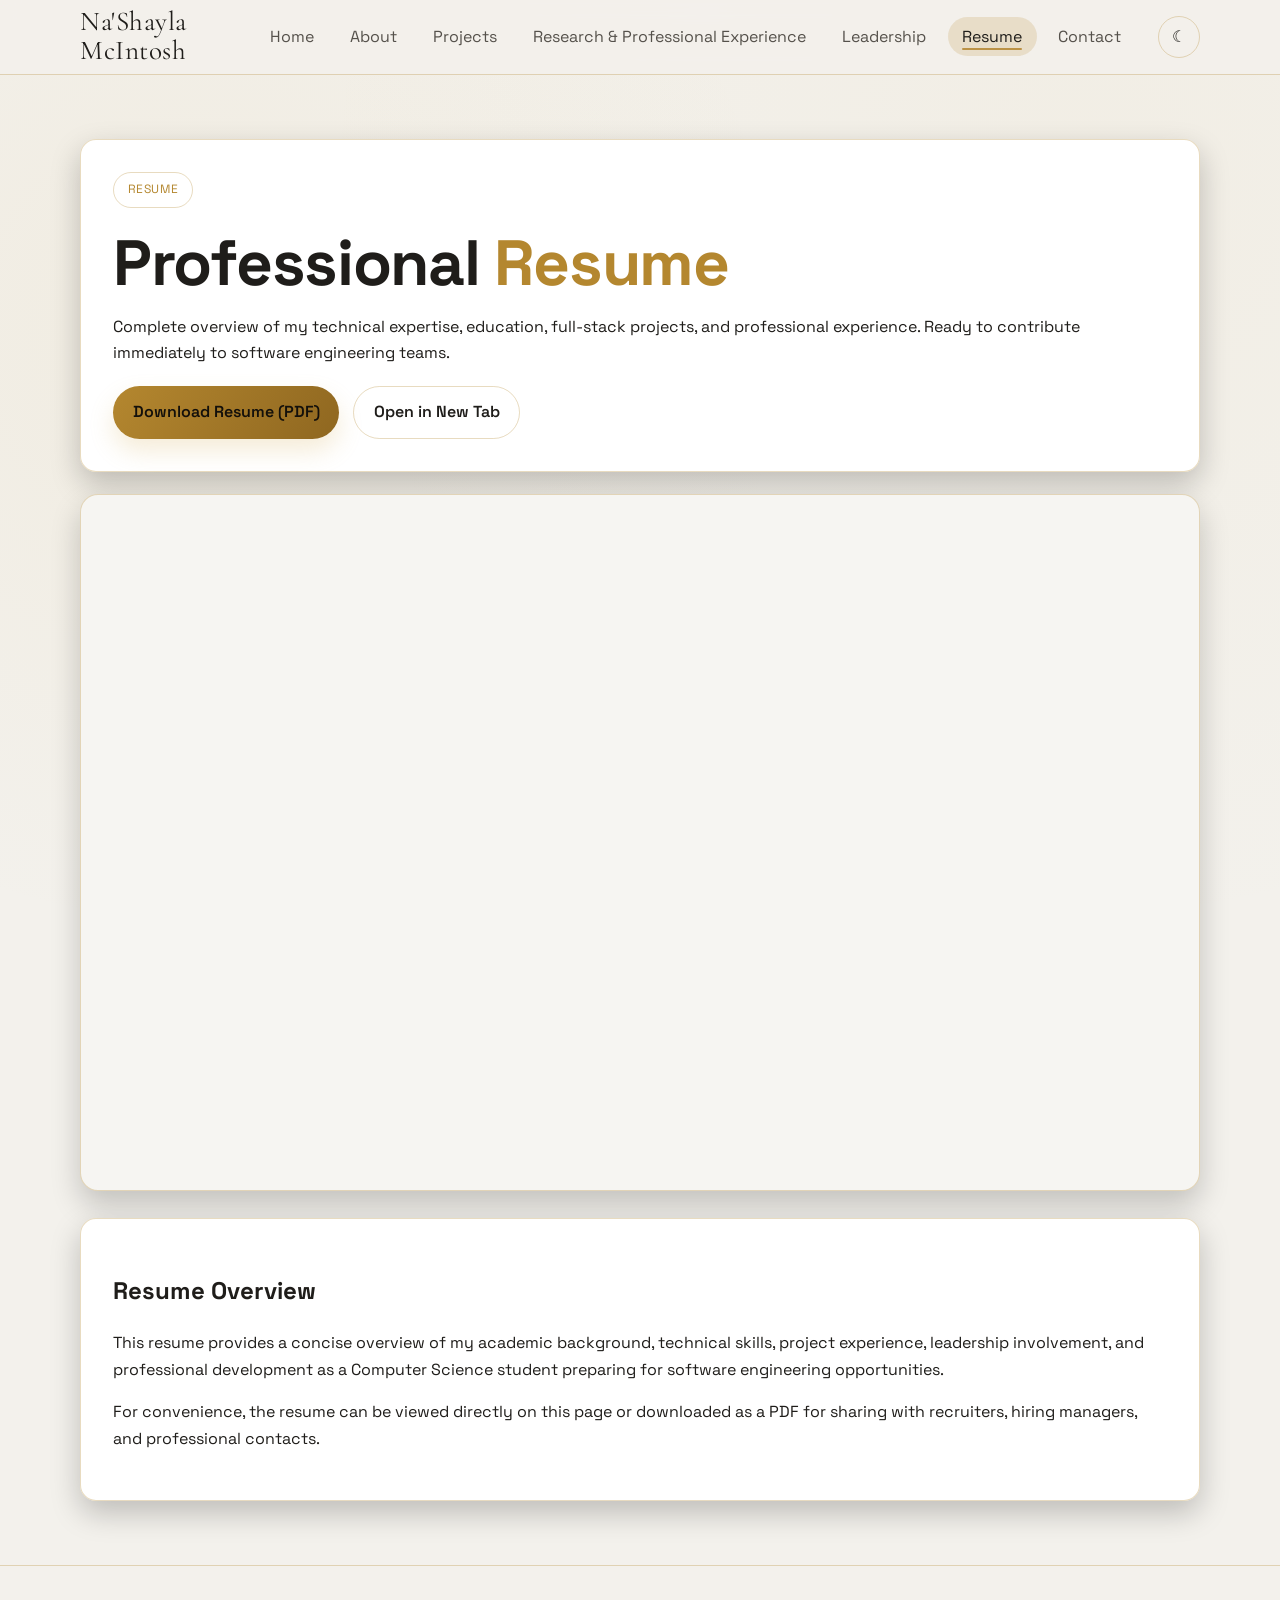
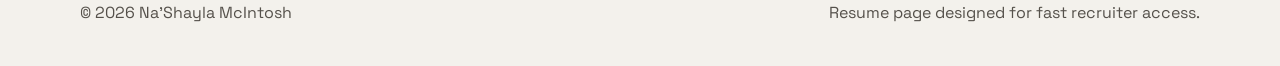
<file: resume.html>
<!DOCTYPE html>
<html lang="en" data-theme="dark">
  <head>
    <meta charset="UTF-8" />
    <meta name="viewport" content="width=device-width, initial-scale=1.0" />
    <title>Resume | Na'Shayla McIntosh</title>
    <meta name="description" content="Resume page for Na'Shayla McIntosh with embedded preview and downloadable PDF." />
    <link rel="icon" href="data:image/svg+xml,<svg xmlns='http://www.w3.org/2000/svg' viewBox='0 0 100 100'><text y='75' font-size='75' font-weight='bold' fill='%23d6b15e'>NM</text></svg>" type="image/svg+xml" />
    <meta property="og:title" content="Resume | Na'Shayla McIntosh" />
    <meta property="og:description" content="Professional resume and CV for Na'Shayla McIntosh." />
    <meta property="og:type" content="website" />
    <link rel="preconnect" href="https://fonts.googleapis.com" />
    <link rel="preconnect" href="https://fonts.gstatic.com" crossorigin />
    <link
      href="https://fonts.googleapis.com/css2?family=Cormorant+Garamond:wght@500;600;700&family=Space+Grotesk:wght@400;500;600;700&display=swap"
      rel="stylesheet"
    />
    <link rel="stylesheet" href="style.css" />
  </head>
  <body>
    <header class="site-header">
      <div class="container nav-wrap">
        <a class="brand" href="index.html" aria-label="Home">
          <span class="brand-title">Na'Shayla McIntosh</span>
        </a>

        <nav class="main-nav" aria-label="Primary navigation">
          <button class="menu-toggle" aria-label="Open menu" aria-expanded="false">☰</button>
          <ul class="nav-links">
            <li><a href="index.html">Home</a></li>
            <li><a href="about.html">About</a></li>
            <li><a href="projects.html">Projects</a></li>
            <li><a href="involvement.html">Research & Professional Experience</a></li>
            <li><a href="leadership.html">Leadership</a></li>
            <li><a href="resume.html">Resume</a></li>
            <li><a href="contact.html">Contact</a></li>
          </ul>
          <button class="toggle-theme" aria-label="Switch theme">☀</button>
        </nav>
      </div>
    </header>

    <main>
      <section class="section">
        <div class="container grid">
          <article class="panel reveal">
            <span class="kicker">Resume</span>
            <h1 class="page-title">Professional <span>Resume</span></h1>
            <p>Complete overview of my technical expertise, education, full-stack projects, and professional experience. Ready to contribute immediately to software engineering teams.</p>

            <div class="hero-actions">
              <a class="btn btn-primary" href="assets/resume/Na'Shayla McIntosh Resume.pdf" download>Download Resume (PDF)</a>
              <a class="btn btn-secondary" href="assets/resume/Na'Shayla McIntosh Resume.pdf" target="_blank" rel="noopener noreferrer"
                >Open in New Tab</a
              >
            </div>
          </article>

          <section class="resume-preview reveal" aria-label="Embedded resume preview">
            <iframe
              src="assets/resume/Na'Shayla McIntosh Resume.pdf"
              title="Na'Shayla McIntosh Resume Preview"
            ></iframe>
          </section>

          <article class="panel reveal">
            <h2>Resume Overview</h2>
            <p>
              This resume provides a concise overview of my academic background, technical skills, project experience, leadership
              involvement, and professional development as a Computer Science student preparing for software engineering opportunities.
            </p>
            <p>
              For convenience, the resume can be viewed directly on this page or downloaded as a PDF for sharing with recruiters,
              hiring managers, and professional contacts.
            </p>
          </article>
        </div>
      </section>
    </main>

    <button class="scroll-to-top" aria-label="Scroll to top">↑</button>

    <footer class="site-footer">
      <div class="container footer-wrap">
        <p>© <span id="year"></span> Na'Shayla McIntosh</p>
        <p>Resume page designed for fast recruiter access.</p>
      </div>
    </footer>

    <script src="script.js"></script>
  </body>
</html>
</file>
<file: style.css>
/*
  Global design tokens
  Dark theme is default; light theme is toggled via JavaScript.
*/
:root {
  --bg: #0a0a0a;
  --surface: #121212;
  --surface-2: #1a1a1a;
  --text: #f5f5f3;
  --muted: #b8b8b2;
  --accent: #d6b15e; /* Golden beryl-inspired accent */
  --accent-strong: #c79a3b;
  --border: rgba(214, 177, 94, 0.28);
  --shadow: 0 20px 45px rgba(0, 0, 0, 0.35);
  --radius: 16px;
  --radius-sm: 12px;
  --max-width: 1120px;
}

:root[data-theme="light"] {
  --bg: #f3f1ec;
  --surface: #ffffff;
  --surface-2: #f6f5f2;
  --text: #1f1d1a;
  --muted: #55514b;
  --accent: #b4872f;
  --accent-strong: #8f6720;
  --border: rgba(180, 135, 47, 0.3);
  --shadow: 0 18px 34px rgba(22, 20, 16, 0.12);
}

* {
  box-sizing: border-box;
}

html {
  scroll-behavior: smooth;
}

body {
  margin: 0;
  font-family: "Space Grotesk", "Segoe UI", sans-serif;
  background:
    radial-gradient(circle at 15% 20%, rgba(214, 177, 94, 0.08), transparent 35%),
    radial-gradient(circle at 85% 10%, rgba(214, 177, 94, 0.05), transparent 42%),
    var(--bg);
  color: var(--text);
  line-height: 1.65;
  transition: background 0.35s ease, color 0.35s ease;
}

a {
  color: inherit;
  text-decoration: none;
}

img {
  max-width: 100%;
  display: block;
}

.container {
  width: min(92%, var(--max-width));
  margin: 0 auto;
}

.site-header {
  position: sticky;
  top: 0;
  z-index: 100;
  backdrop-filter: blur(10px);
  background: color-mix(in oklab, var(--bg), transparent 25%);
  border-bottom: 1px solid var(--border);
}

.nav-wrap {
  display: flex;
  align-items: center;
  justify-content: space-between;
  gap: 1rem;
  min-height: 74px;
}

.brand {
  display: flex;
  flex-direction: column;
  line-height: 1.05;
}

.brand-title {
  font-family: "Cormorant Garamond", Georgia, serif;
  font-size: clamp(1.3rem, 2.3vw, 1.7rem);
  letter-spacing: 0.02em;
}

.brand-subtitle {
  color: var(--muted);
  font-size: 0.8rem;
}

.main-nav {
  display: flex;
  align-items: center;
  gap: 1.4rem;
}

.nav-links {
  display: flex;
  align-items: center;
  gap: 0.45rem;
  list-style: none;
  margin: 0;
  padding: 0;
}

.nav-links a {
  position: relative;
  padding: 0.55rem 0.9rem;
  border-radius: 999px;
  color: var(--muted);
  white-space: nowrap;
  transition: color 0.24s ease, background 0.3s ease, transform 0.24s ease;
}

.nav-links a::after {
  content: "";
  position: absolute;
  left: 0.9rem;
  right: 0.9rem;
  bottom: 0.35rem;
  height: 2px;
  border-radius: 999px;
  background: color-mix(in oklab, var(--accent), #ffffff 6%);
  transform: scaleX(0.2);
  transform-origin: center;
  opacity: 0;
  transition: transform 0.32s cubic-bezier(0.22, 1, 0.36, 1), opacity 0.24s ease;
}

.nav-links a:hover,
.nav-links a.active {
  color: var(--text);
  background: color-mix(in oklab, var(--accent), transparent 82%);
  transform: translateY(-1px);
}

.nav-links a:hover::after,
.nav-links a.active::after {
  transform: scaleX(1);
  opacity: 0.95;
}

.toggle-theme,
.menu-toggle,
.btn {
  font: inherit;
  border: 1px solid var(--border);
  border-radius: 999px;
  background: transparent;
  color: var(--text);
  cursor: pointer;
}

.toggle-theme,
.menu-toggle {
  width: 42px;
  height: 42px;
  display: grid;
  place-items: center;
  transition: transform 0.2s ease, border-color 0.2s ease, background 0.2s ease;
}

.toggle-theme:hover,
.menu-toggle:hover {
  transform: translateY(-1px);
  border-color: var(--accent);
  background: color-mix(in oklab, var(--accent), transparent 86%);
}

.menu-toggle {
  display: none;
}

main {
  min-height: 78vh;
}

.section {
  padding: clamp(3.5rem, 5vw, 5rem) 0;
}

.hero {
  padding: clamp(4.2rem, 9vw, 7.5rem) 0 clamp(3rem, 6vw, 5rem);
  position: relative;
}

.hero::after {
  content: "";
  position: absolute;
  bottom: 0;
  left: 50%;
  transform: translateX(-50%);
  width: 90%;
  height: 1px;
  background: linear-gradient(90deg, transparent, var(--border), transparent);
}

.hero-grid {
  display: grid;
  grid-template-columns: 1.15fr 0.85fr;
  align-items: center;
  gap: clamp(1.5rem, 3vw, 3rem);
}

.kicker {
  display: inline-flex;
  align-items: center;
  gap: 0.55rem;
  padding: 0.45rem 0.85rem;
  border-radius: 999px;
  border: 1px solid var(--border);
  color: var(--accent);
  letter-spacing: 0.05em;
  text-transform: uppercase;
  font-size: 0.75rem;
}

.hero h1,
.page-title {
  margin: 1.2rem 0 0.8rem;
  line-height: 1.15;
  font-size: clamp(2.2rem, 6vw, 4rem);
  font-weight: 700;
  letter-spacing: -0.02em;
}

.hero h1 span,
.page-title span {
  color: var(--accent);
}

.lead {
  color: var(--muted);
  max-width: 62ch;
  font-size: clamp(1rem, 1.8vw, 1.1rem);
}

.hero-actions {
  display: flex;
  flex-wrap: wrap;
  gap: 0.9rem;
  margin-top: 1.6rem;
}

.btn {
  display: inline-flex;
  align-items: center;
  justify-content: center;
  gap: 0.4rem;
  padding: 0.78rem 1.22rem;
  font-weight: 600;
  position: relative;
  overflow: hidden;
  isolation: isolate;
  transition: transform 0.28s cubic-bezier(0.22, 1, 0.36, 1), box-shadow 0.3s cubic-bezier(0.22, 1, 0.36, 1), border-color 0.25s ease, background 0.25s ease, color 0.25s ease;
}

.btn-primary {
  background: linear-gradient(125deg, var(--accent), var(--accent-strong));
  color: #13100b;
  border: none;
  box-shadow: 0 12px 24px rgba(214, 177, 94, 0.24);
}

.btn-primary::after {
  content: "";
  position: absolute;
  top: 0;
  left: -35%;
  width: 35%;
  height: 100%;
  pointer-events: none;
  background: linear-gradient(to right, transparent, rgba(255, 255, 255, 0.28), transparent);
  transform: skewX(-20deg) translateX(-180%);
  opacity: 0;
  transition: transform 0.7s cubic-bezier(0.22, 1, 0.36, 1), opacity 0.3s ease;
}

.btn-primary:hover {
  transform: translateY(-3px);
  box-shadow: 0 20px 34px rgba(214, 177, 94, 0.32);
}

.btn-primary:hover::after {
  opacity: 0.85;
  transform: skewX(-20deg) translateX(420%);
}

.btn-secondary:hover {
  transform: translateY(-3px);
  border-color: var(--accent);
  background: color-mix(in oklab, var(--accent), transparent 85%);
  box-shadow: 0 14px 26px rgba(0, 0, 0, 0.18);
}

.hero-card {
  background: linear-gradient(165deg, color-mix(in oklab, var(--surface), #ffffff 4%), var(--surface));
  border: 1px solid var(--border);
  border-radius: var(--radius);
  padding: 1rem;
  box-shadow: var(--shadow);
  animation: float 5s ease-in-out infinite;
}

.hero-photo {
  border-radius: calc(var(--radius) - 6px);
  border: 1px solid color-mix(in oklab, var(--accent), transparent 60%);
  background: var(--surface-2);
  aspect-ratio: 3 / 4;
  object-fit: cover;
  transition: transform 0.38s cubic-bezier(0.22, 1, 0.36, 1), box-shadow 0.38s cubic-bezier(0.22, 1, 0.36, 1);
}

.hero-card:hover .hero-photo,
main > .section > .container.grid.grid-2 > aside.panel.reveal.glow:hover .hero-photo,
.section .container > .panel.project-card:first-of-type .grid-2 .hero-photo:hover {
  transform: scale(1.02);
  box-shadow: 0 14px 28px rgba(0, 0, 0, 0.2);
}

main > .section > .container.grid.grid-2 > aside.panel.reveal.glow .hero-photo {
  width: min(100%, 290px);
  aspect-ratio: 1 / 1;
  border-radius: 50%;
  object-fit: cover;
  display: block;
  margin: 0 auto;
  border: 3px solid var(--accent);
  box-shadow: 0 10px 25px rgba(0, 0, 0, 0.15);
}

.caption {
  color: var(--muted);
  font-size: 0.85rem;
  margin-top: 0.7rem;
}

.panel {
  background: linear-gradient(135deg, color-mix(in oklab, var(--surface), #ffffff 2%), var(--surface));
  border: 1px solid var(--border);
  border-radius: var(--radius);
  padding: clamp(1.4rem, 2.5vw, 2rem);
  box-shadow: 0 12px 30px rgba(0, 0, 0, 0.22);
  transition: box-shadow 0.3s ease, border-color 0.25s ease;
}

.panel:hover {
  border-color: color-mix(in oklab, var(--accent), transparent 60%);
  box-shadow: 0 16px 36px rgba(0, 0, 0, 0.28);
}

.grid {
  display: grid;
  gap: 1rem;
}

.grid-3 {
  grid-template-columns: repeat(3, minmax(0, 1fr));
}

.grid-2 {
  grid-template-columns: repeat(2, minmax(0, 1fr));
}

.stat {
  border: 1px solid var(--border);
  background: linear-gradient(135deg, color-mix(in oklab, var(--surface), #ffffff 3.5%), var(--surface));
  border-radius: var(--radius-sm);
  padding: 1.6rem 1.4rem;
  box-shadow: 0 8px 20px rgba(0, 0, 0, 0.18);
  transition: transform 0.3s ease, box-shadow 0.3s ease, border-color 0.25s ease;
}

.stat:hover {
  transform: translateY(-2px);
  border-color: color-mix(in oklab, var(--accent), transparent 50%);
  box-shadow: 0 12px 28px rgba(0, 0, 0, 0.24);
}

.stat h3 {
  margin: 0 0 0.3rem;
  color: var(--accent);
  font-size: 1.6rem;
  font-weight: 700;
  letter-spacing: -0.01em;
}

.stat p {
  margin: 0.55rem 0 0;
  color: var(--muted);
  font-size: 0.95rem;
  line-height: 1.5;
}

.section-head {
  margin-bottom: 2rem;
}

.section-head h2 {
  margin: 0 0 0.5rem;
  font-size: clamp(1.6rem, 3.5vw, 2.4rem);
  font-weight: 700;
  letter-spacing: -0.01em;
}

.section-head p {
  margin: 0.6rem 0 0;
  color: var(--muted);
  font-size: 1rem;
  max-width: 65ch;
}

.skill-list,
.tech-list {
  display: flex;
  flex-wrap: wrap;
  gap: 0.55rem;
  margin-top: 1rem;
}

.chip {
  border: 1px solid var(--border);
  border-radius: 999px;
  padding: 0.35rem 0.74rem;
  font-size: 0.85rem;
  color: var(--muted);
}

.project-card {
  display: grid;
  gap: 0.9rem;
  padding: 1.2rem;
  border: 1px solid var(--border);
  border-radius: var(--radius-sm);
  background: linear-gradient(155deg, color-mix(in oklab, var(--surface), #ffffff 4%), var(--surface));
  transition: transform 0.25s ease, border-color 0.25s ease, box-shadow 0.3s ease;
}

.project-card:hover {
  transform: translateY(-4px);
  border-color: color-mix(in oklab, var(--accent), transparent 45%);
  box-shadow: 0 18px 30px rgba(0, 0, 0, 0.24);
}

/* Featured project emphasis on Projects page */
.section .container > .panel.project-card:first-of-type {
  margin-bottom: 2.5rem;
  transition: transform 0.3s cubic-bezier(0.22, 1, 0.36, 1), box-shadow 0.32s cubic-bezier(0.22, 1, 0.36, 1), border-color 0.25s ease;
}

.section .container > .panel.project-card:first-of-type:hover {
  transform: translateY(-6px);
  border-color: color-mix(in oklab, var(--accent), transparent 42%);
  box-shadow: 0 22px 36px rgba(0, 0, 0, 0.26);
}

.section .container > .panel.project-card:first-of-type .grid-2 .hero-photo {
  width: min(84%, 440px);
  max-width: 100%;
  margin: 0 auto;
}

.section .container > .panel.project-card:first-of-type .grid-2 .caption {
  text-align: center;
}

.project-meta {
  color: var(--muted);
  font-size: 0.92rem;
}

.project-links {
  display: flex;
  gap: 0.65rem;
  flex-wrap: wrap;
}

.resume-preview {
  border: 1px solid var(--border);
  border-radius: calc(var(--radius) + 2px);
  overflow: hidden;
  background: var(--surface-2);
  box-shadow: 0 14px 30px rgba(0, 0, 0, 0.2);
  padding: 0.35rem;
}

.resume-preview iframe {
  display: block;
  width: 100%;
  max-width: 100%;
  height: min(76vh, 780px);
  border: 0;
  border-radius: calc(var(--radius-sm) - 2px);
}

/* Resume page polish: spacing and button refinement */
.section .container.grid > .panel.reveal:first-child .page-title + p {
  margin-top: 0.7rem;
}

.section .container.grid > .panel.reveal:first-child .hero-actions {
  margin-top: 1.2rem;
}

.section .container.grid > .panel.reveal:first-child .hero-actions .btn {
  transition: transform 0.28s ease, box-shadow 0.3s ease, background 0.25s ease, color 0.25s ease;
}

.section .container.grid > .panel.reveal:first-child .hero-actions .btn:hover {
  transform: translateY(-3px);
  box-shadow: 0 16px 30px rgba(0, 0, 0, 0.22);
}

.section .container.grid > .resume-preview {
  margin-top: 0.35rem;
  margin-bottom: 0.35rem;
}

.section .container.grid > .resume-preview + .panel.reveal {
  margin-top: 0.35rem;
}

.contact-list {
  display: grid;
  gap: 0.8rem;
}

.contact-item {
  padding: 0.85rem 1rem;
  border: 1px solid var(--border);
  border-radius: var(--radius-sm);
  background: color-mix(in oklab, var(--surface), #ffffff 2%);
}

.research-gallery {
  padding-top: 1.6rem;
}

.featured-card,
.gallery-card {
  margin: 0;
  border: 1px solid var(--border);
  border-radius: var(--radius);
  overflow: hidden;
  background: linear-gradient(155deg, color-mix(in oklab, var(--surface), #ffffff 3%), var(--surface));
  box-shadow: var(--shadow);
  transition: transform 0.28s cubic-bezier(0.22, 1, 0.36, 1), box-shadow 0.3s cubic-bezier(0.22, 1, 0.36, 1), border-color 0.25s ease;
}

.featured-card {
  margin-bottom: 1.05rem;
}

.gallery-image-wrap {
  position: relative;
  overflow: hidden;
  background: var(--surface-2);
}

.gallery-image-wrap::after {
  content: "";
  position: absolute;
  inset: 0;
  background: linear-gradient(to top, rgba(0, 0, 0, 0.2), transparent 45%);
  opacity: 0;
  transition: opacity 0.25s ease;
}

.featured-card img,
.gallery-card img {
  width: 100%;
  object-fit: cover;
  transition: transform 0.42s cubic-bezier(0.22, 1, 0.36, 1), box-shadow 0.35s ease;
  will-change: transform;
}

.featured-card img {
  aspect-ratio: 16 / 9;
}

.gallery-card img {
  aspect-ratio: 4 / 3;
}

.featured-card:hover img,
.gallery-card:hover img {
  transform: scale(1.028);
}

.featured-card:hover,
.gallery-card:hover {
  transform: translateY(-3px);
  border-color: color-mix(in oklab, var(--accent), transparent 46%);
  box-shadow: 0 18px 32px rgba(0, 0, 0, 0.24);
}

.featured-card:hover .gallery-image-wrap::after,
.gallery-card:hover .gallery-image-wrap::after {
  opacity: 1;
}

.featured-card figcaption,
.gallery-card figcaption {
  padding: 0.95rem 1rem 1.05rem;
}

.featured-card h3,
.gallery-card h3 {
  margin: 0;
  font-size: clamp(1.04rem, 2vw, 1.22rem);
}

.featured-card p,
.gallery-card p {
  margin: 0.45rem 0 0;
  color: var(--muted);
}

.research-grid {
  display: grid;
  grid-template-columns: repeat(3, minmax(0, 1fr));
  gap: 1rem;
}

.leadership-grid {
  display: grid;
  grid-template-columns: repeat(3, minmax(0, 1fr));
  gap: 1rem;
}

.involvement-card {
  display: grid;
  gap: 0.85rem;
  padding: 1.25rem;
  border: 1px solid var(--border);
  border-radius: var(--radius-sm);
  background: linear-gradient(155deg, color-mix(in oklab, var(--surface), #ffffff 3%), var(--surface));
  box-shadow: var(--shadow);
  transition: transform 0.25s ease, border-color 0.25s ease, box-shadow 0.25s ease;
}

.involvement-card:hover {
  transform: translateY(-4px);
  border-color: color-mix(in oklab, var(--accent), transparent 42%);
  box-shadow: 0 18px 30px rgba(0, 0, 0, 0.22);
}

.involvement-card h3 {
  margin: 0;
  font-size: 1.15rem;
}

.involvement-org {
  color: var(--accent);
  font-size: 0.95rem;
  font-weight: 600;
}

.involvement-card p {
  margin: 0;
  color: var(--muted);
}

.supporting-gallery {
  margin-top: 1.5rem;
}

.thumbnail-grid {
  display: grid;
  grid-template-columns: repeat(3, minmax(0, 1fr));
  gap: 1rem;
}

.thumbnail-card {
  margin: 0;
  border: 1px solid var(--border);
  border-radius: var(--radius-sm);
  overflow: hidden;
  background: color-mix(in oklab, var(--surface), #ffffff 2%);
  transition: transform 0.25s ease, border-color 0.25s ease;
}

.thumbnail-card:hover {
  transform: translateY(-3px);
  border-color: color-mix(in oklab, var(--accent), transparent 42%);
}

.thumbnail-card img {
  width: 100%;
  aspect-ratio: 4 / 3;
  object-fit: cover;
  transition: transform 0.38s cubic-bezier(0.22, 1, 0.36, 1), box-shadow 0.3s ease;
  will-change: transform;
}

.crop-freshmen {
  object-position: center 20%;
}

.crop-ramscode {
  object-position: center 25%;
}

.thumbnail-card:hover img {
  transform: scale(1.026);
}

.thumbnail-card figcaption {
  padding: 0.85rem 0.95rem 1rem;
}

.thumbnail-card h3 {
  margin: 0;
  font-size: 1rem;
}

.thumbnail-card p {
  margin: 0.4rem 0 0;
  color: var(--muted);
  font-size: 0.94rem;
}

.form-grid {
  display: grid;
  gap: 0.85rem;
}

label {
  display: block;
  font-size: 0.92rem;
  margin-bottom: 0.35rem;
  color: var(--muted);
}

input,
textarea {
  width: 100%;
  padding: 0.8rem 0.9rem;
  border-radius: 12px;
  border: 1px solid var(--border);
  background: var(--surface-2);
  color: var(--text);
  font: inherit;
}

input:focus,
textarea:focus {
  outline: 2px solid color-mix(in oklab, var(--accent), transparent 55%);
  outline-offset: 1px;
}

textarea {
  min-height: 140px;
  resize: vertical;
}

.site-footer {
  border-top: 1px solid var(--border);
  padding: 1.1rem 0 1.5rem;
  color: var(--muted);
}

.footer-wrap {
  display: flex;
  justify-content: space-between;
  gap: 1rem;
  flex-wrap: wrap;
}

/* ── About page: Single-column centered card layout ─────────────────────── */
main > .section > .container:not(.grid) > .panel {
  max-width: 880px;
  margin: 0 auto;
  padding: clamp(1.6rem, 4vw, 2.2rem);
}

/* About section text intro animations with staggered timing */
main > .section > .container:not(.grid) > .panel.reveal > .page-title.reveal,
main > .section > .container:not(.grid) > .panel.reveal > .lead.reveal,
main > .section > .container:not(.grid) > .panel.reveal > .section.reveal {
  transition: opacity 0.78s cubic-bezier(0.22, 1, 0.36, 1), transform 0.78s cubic-bezier(0.22, 1, 0.36, 1);
}

.reveal {
  opacity: 0;
  transform: translateY(16px);
  transition: opacity 0.72s cubic-bezier(0.22, 1, 0.36, 1), transform 0.72s cubic-bezier(0.22, 1, 0.36, 1);
  will-change: opacity, transform;
}

.reveal.is-visible {
  opacity: 1;
  transform: translateY(0);
}

/* ── Scroll-to-Top Button ──────────────────────────────────────────────── */
.scroll-to-top {
  position: fixed;
  bottom: 2rem;
  right: 2rem;
  width: 44px;
  height: 44px;
  border-radius: 999px;
  border: 1px solid var(--border);
  background: var(--surface);
  color: var(--accent);
  font-size: 1.2rem;
  font-weight: 700;
  cursor: pointer;
  opacity: 0;
  visibility: hidden;
  transform: translateY(12px);
  transition: opacity 0.3s ease, visibility 0.3s ease, transform 0.3s ease, background 0.25s ease, border-color 0.25s ease;
  box-shadow: 0 8px 20px rgba(0, 0, 0, 0.15);
  z-index: 50;
  display: grid;
  place-items: center;
}

.scroll-to-top:hover {
  background: color-mix(in oklab, var(--accent), transparent 85%);
  border-color: var(--accent);
  transform: translateY(8px);
  box-shadow: 0 12px 28px rgba(214, 177, 94, 0.2);
}

.scroll-to-top.show {
  opacity: 1;
  visibility: visible;
  transform: translateY(0);
}

@media (max-width: 640px) {
  .scroll-to-top {
    bottom: 1.2rem;
    right: 1.2rem;
    width: 40px;
    height: 40px;
    font-size: 1rem;
  }
}

.glow {
  position: relative;
}

.glow::after {
  content: "";
  position: absolute;
  inset: -18px;
  border-radius: inherit;
  background: radial-gradient(circle, rgba(214, 177, 94, 0.22) 0%, rgba(214, 177, 94, 0) 65%);
  z-index: -1;
  animation: pulse 2.8s ease-in-out infinite;
}

@keyframes pulse {
  0%,
  100% {
    opacity: 0.7;
    transform: scale(0.98);
  }
  50% {
    opacity: 1;
    transform: scale(1.02);
  }
}

@keyframes float {
  0%,
  100% {
    transform: translateY(0);
  }
  50% {
    transform: translateY(-8px);
  }
}

/* ── Featured Project: Live Demo Preview iframe ──────────────────────────── */
.section .container > .panel.project-card:first-of-type aside.panel iframe {
  width: 100%;
  max-width: 100%;
  height: 380px;
  border: 1px solid var(--border);
  border-radius: var(--radius-sm);
  background: var(--surface);
  margin-top: 1rem;
  display: block;
}

@media (max-width: 980px) {
  .hero-grid,
  .grid-3,
  .grid-2 {
    grid-template-columns: 1fr;
  }

  .research-grid {
    grid-template-columns: repeat(2, minmax(0, 1fr));
  }

  .leadership-grid,
  .thumbnail-grid {
    grid-template-columns: 1fr;
  }

  .main-nav {
    position: relative;
  }

  .menu-toggle {
    display: grid;
  }

  .nav-links {
    position: absolute;
    top: calc(100% + 0.7rem);
    right: 0;
    min-width: 220px;
    flex-direction: column;
    align-items: stretch;
    background: var(--surface);
    border: 1px solid var(--border);
    border-radius: 12px;
    padding: 0.45rem;
    box-shadow: var(--shadow);
    opacity: 0;
    visibility: hidden;
    transform: translateY(-4px);
    transition: opacity 0.2s ease, transform 0.2s ease, visibility 0.2s ease;
  }

  .nav-links.open {
    opacity: 1;
    visibility: visible;
    transform: translateY(0);
  }

  .resume-preview iframe {
    height: min(70vh, 620px);
  }
}

@media (max-width: 640px) {
  .section,
  .hero {
    padding-top: 3.2rem;
    padding-bottom: 3.2rem;
  }

  .research-grid {
    grid-template-columns: 1fr;
  }

  .btn {
    width: 100%;
  }

  .hero-actions {
    width: 100%;
  }

  .resume-preview iframe {
    height: min(62vh, 500px);
  }
}

/* ── Featured Project iframe: responsive height overrides ─────────────────── */
@media (max-width: 980px) {
  .section .container > .panel.project-card:first-of-type aside.panel iframe {
    height: 320px;
  }
}

@media (max-width: 640px) {
  .section .container > .panel.project-card:first-of-type aside.panel iframe {
    height: 240px;
  }
}

/* Skills Section Premium Styling */
.panel section h3 {
  font-size: 1.1rem;
  font-weight: 600;
  color: var(--accent);
  margin-bottom: 0.8rem;
  text-transform: uppercase;
  letter-spacing: 0.05em;
  opacity: 0.95;
}

.panel section ul {
  list-style: none;
  padding: 0;
  margin: 0;
  display: flex;
  flex-wrap: wrap;
  gap: 0.6rem;
}

.panel section li {
  background: color-mix(in oklab, var(--accent), transparent 92%);
  color: var(--accent);
  padding: 0.5rem 0.9rem;
  border-radius: 6px;
  font-size: 0.9rem;
  font-weight: 500;
  border: 1px solid color-mix(in oklab, var(--accent), transparent 80%);
  transition: background 0.2s ease, border-color 0.2s ease;
}

/* Contact Form Premium Styling */
.contact-form label {
  display: block;
  font-weight: 600;
  font-size: 0.95rem;
  margin-bottom: 0.45rem;
  color: var(--text);
}

.contact-form input,
.contact-form textarea {
  width: 100%;
  padding: 0.75rem 0.95rem;
  border: 1px solid var(--border);
  border-radius: 8px;
  background: var(--bg);
  color: var(--text);
  font-family: inherit;
  font-size: 0.95rem;
  transition: border-color 0.2s ease, box-shadow 0.2s ease;
}

.contact-form input:focus,
.contact-form textarea:focus {
  outline: none;
  border-color: var(--accent);
  box-shadow: 0 0 0 3px color-mix(in oklab, var(--accent), transparent 85%);
}
</file>
